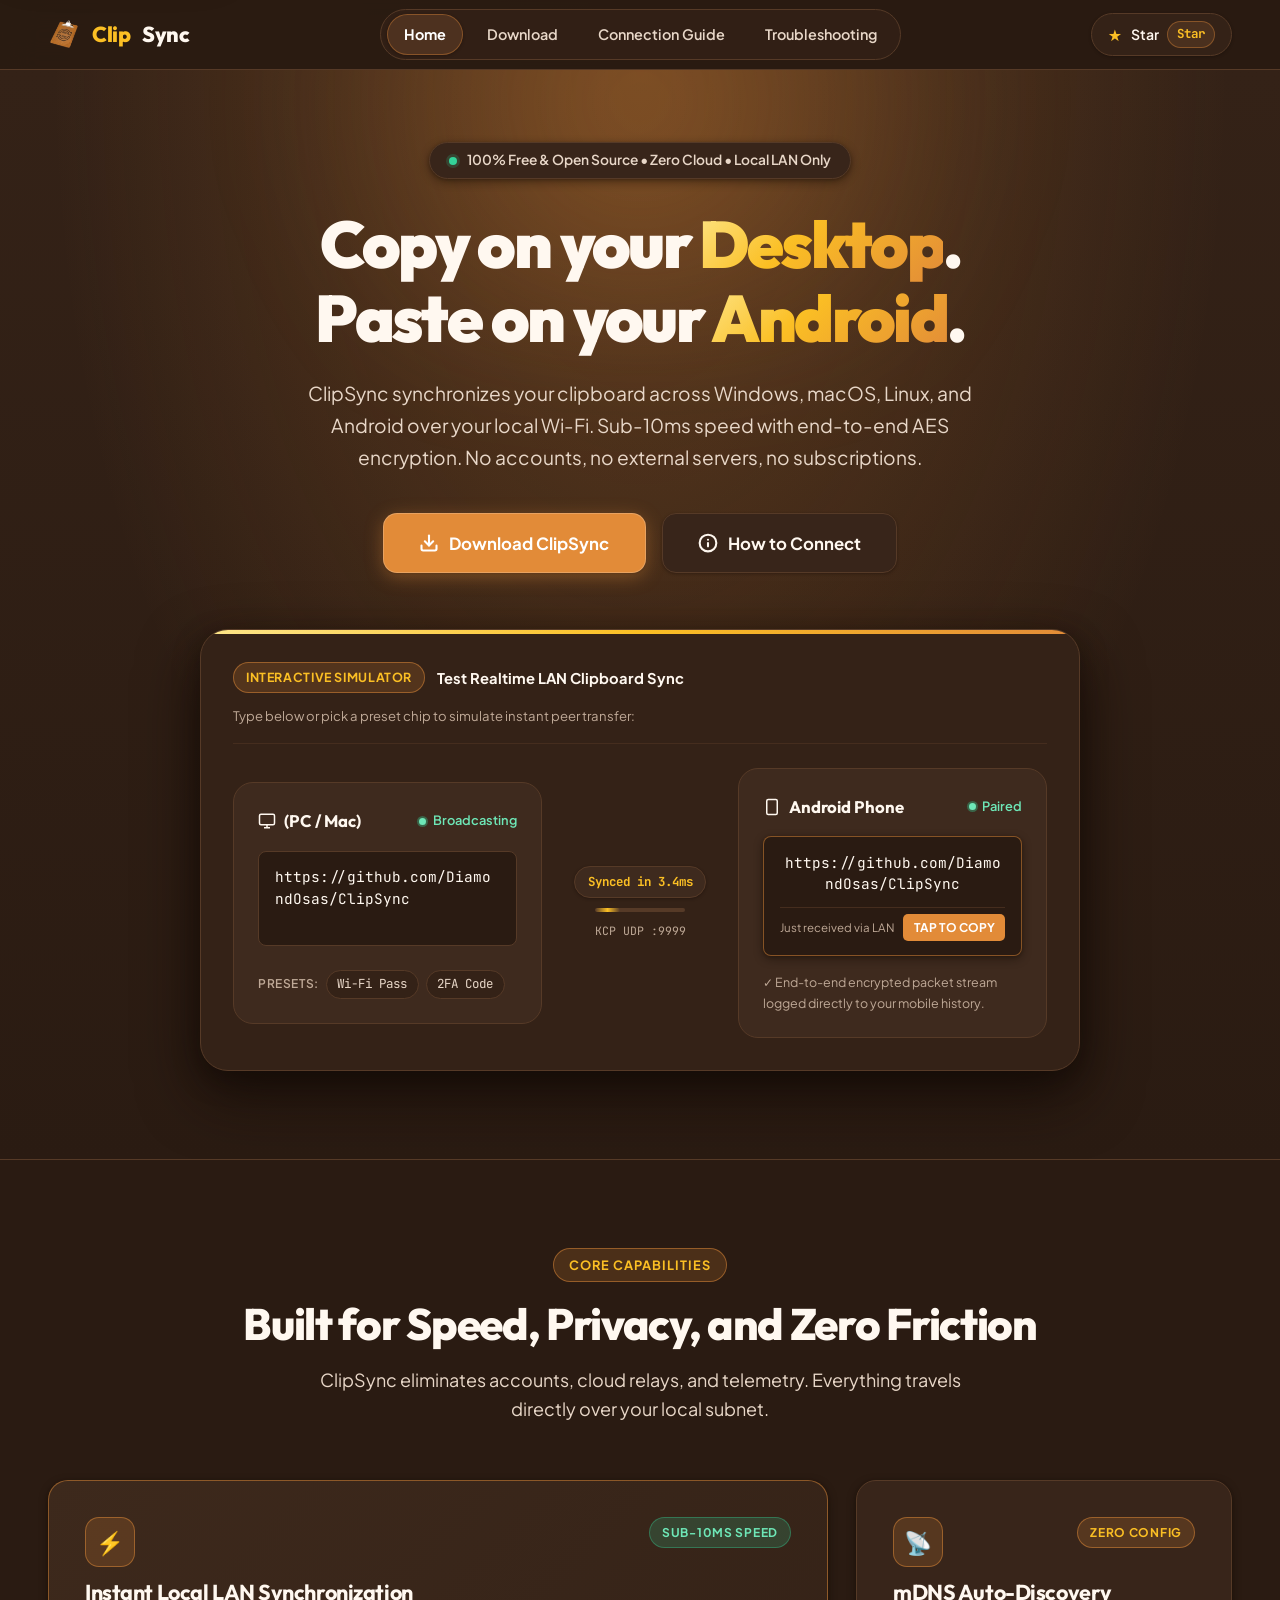
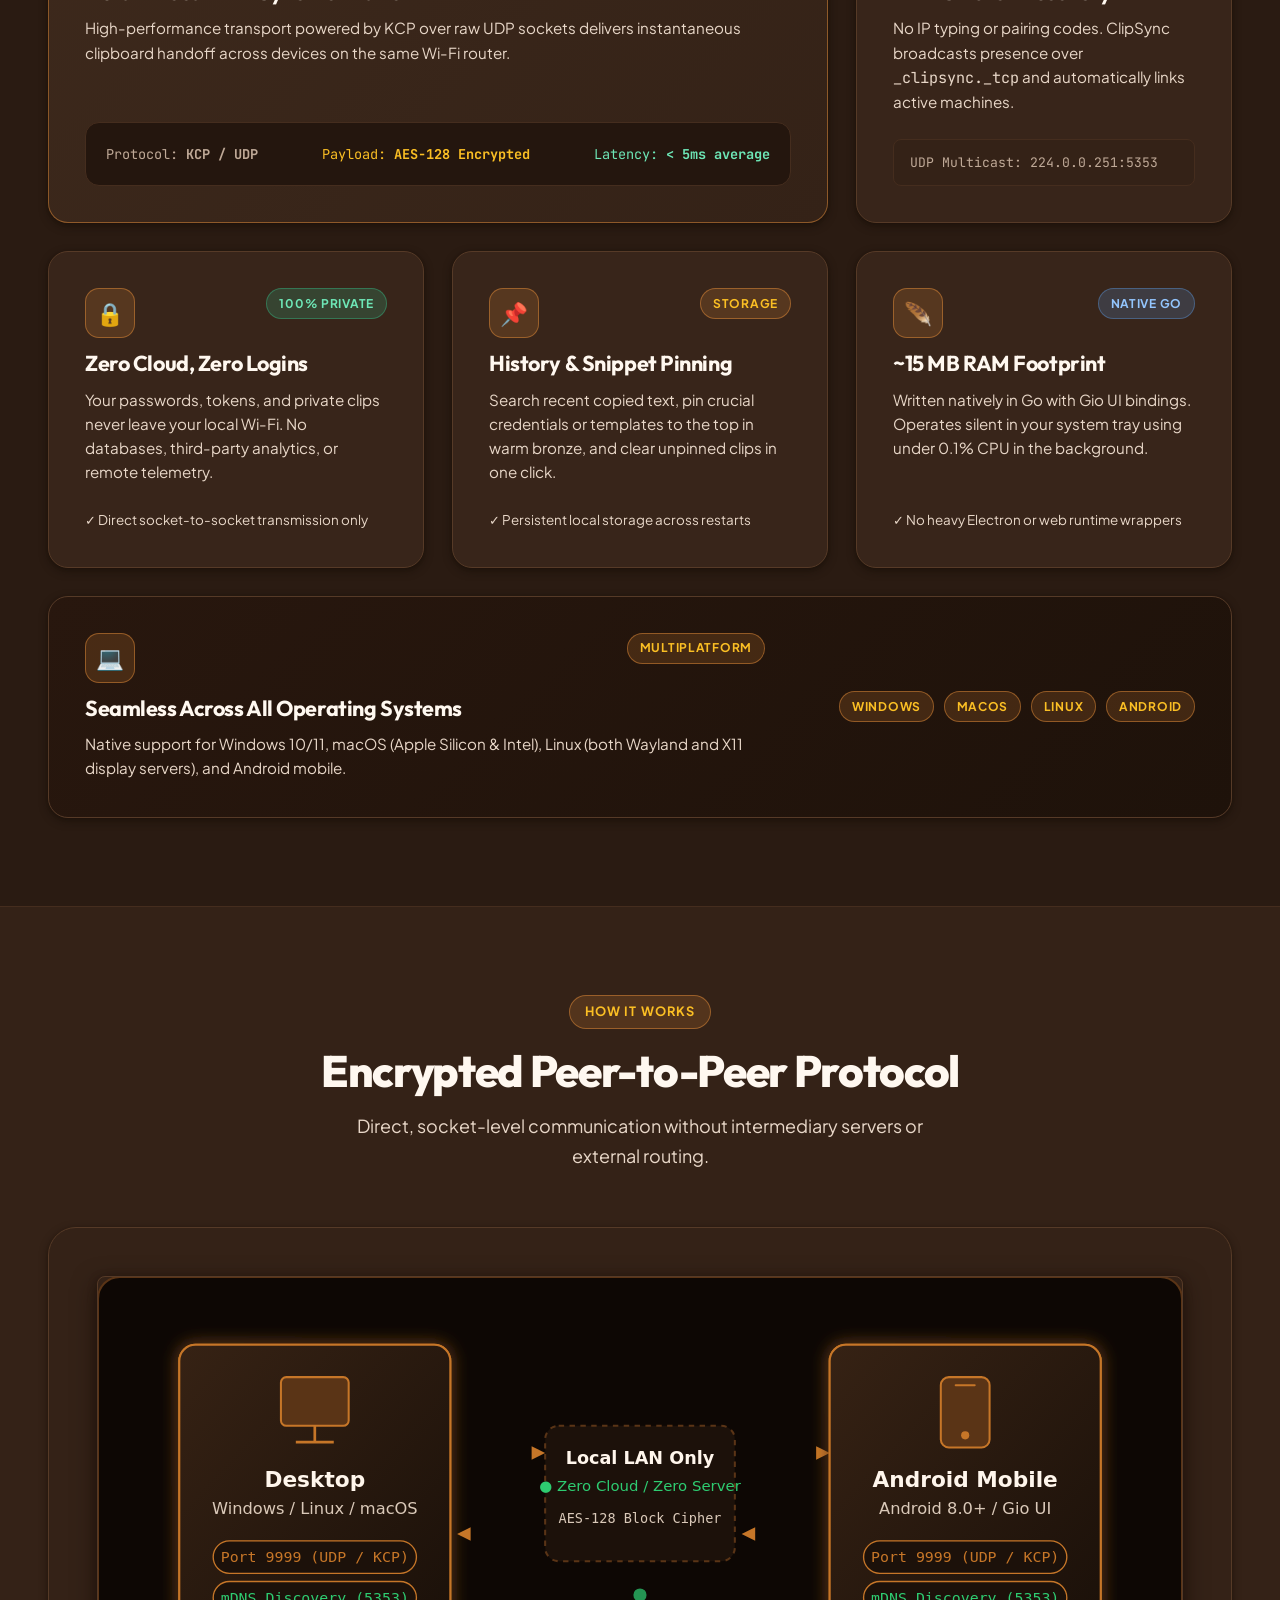
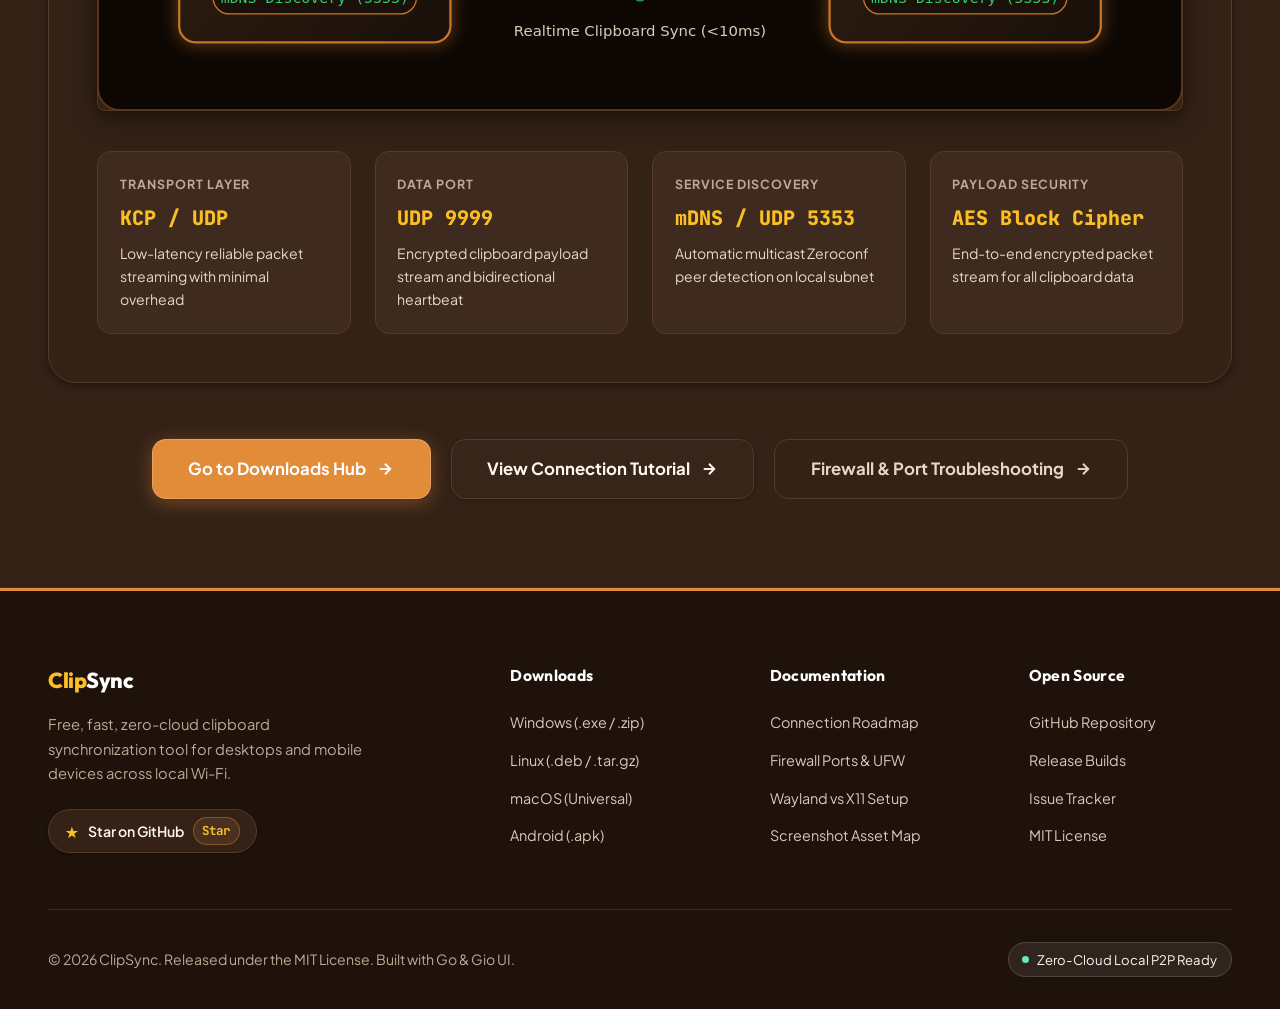
<file: docs/index.html>
<!DOCTYPE html>
<html lang="en">
<head>
  <meta charset="UTF-8">
  <meta name="viewport" content="width=device-width, initial-scale=1.0">
  <title>ClipSync — Fast, Private, Zero-Cloud Local Clipboard Sync</title>
  <meta name="description" content="Open-source clipboard synchronization for Windows, macOS, Linux, and Android. Sync instantly over local Wi-Fi with AES encryption. No accounts, no cloud, no latency.">
  <meta name="keywords" content="clipboard sync, clipsync, local clipboard sync, lan clipboard, p2p clipboard, cross platform clipboard, open source clipboard manager">

  <!-- OpenGraph / Social Sharing -->
  <meta property="og:type" content="website">
  <meta property="og:title" content="ClipSync — Zero-Cloud Local Clipboard Sync">
  <meta property="og:description" content="Copy on your Desktop. Paste on your Android. No accounts. No friction. Fast, private, open-source clipboard synchronization.">
  <meta property="og:image" content="assets/icon.png">
  <meta property="og:url" content="https://diamondosas.github.io/clipsync/">

  <!-- Favicon -->
  <link rel="icon" type="image/x-icon" href="assets/icon.ico">
  <link rel="icon" type="image/png" sizes="32x32" href="assets/icon.png">

  <!-- Google Fonts: Outfit (Headings), Plus Jakarta Sans (Body), JetBrains Mono (Code) -->
  <link rel="preconnect" href="https://fonts.googleapis.com">
  <link rel="preconnect" href="https://fonts.gstatic.com" crossorigin>
  <link href="https://fonts.googleapis.com/css2?family=JetBrains+Mono:wght@400;500;600;700&family=Outfit:wght@500;600;700;800;900&family=Plus+Jakarta+Sans:ital,wght@0,400;0,500;0,600;0,700;1,400&display=swap" rel="stylesheet">

  <!-- Modular Stylesheets -->
  <link rel="stylesheet" href="styles/variables.css">
  <link rel="stylesheet" href="styles/reset.css">
  <link rel="stylesheet" href="styles/layout.css">
  <link rel="stylesheet" href="styles/components.css">
  <link rel="stylesheet" href="styles/pages.css">
</head>
<body>

  <!-- Accessibility Skip Link -->
  <a href="#hero" class="skip-link">Skip to main content</a>

  <!-- Navigation Bar -->
  <header class="navbar">
    <div class="container">
      <a href="index.html" class="nav-brand" aria-label="ClipSync Homepage">
        <img src="assets/icon.png" alt="ClipSync Logo" width="32" height="32">
        <span>Clip</span>Sync
      </a>

      <nav class="nav-links" aria-label="Main Navigation">
        <a href="index.html" class="nav-link active">Home</a>
        <a href="download.html" class="nav-link">Download</a>
        <a href="guide.html" class="nav-link">Connection Guide</a>
        <a href="troubleshoot.html" class="nav-link">Troubleshooting</a>
      </nav>

      <div class="nav-actions">
        <a href="https://github.com/DiamondOsas/ClipSync" target="_blank" rel="noopener noreferrer" class="btn-github" title="Star ClipSync on GitHub">
          <span class="star-icon">★</span>
          <span class="btn-github-text">Star</span>
          <span class="star-count">...</span>
        </a>

        <button class="mobile-menu-btn" aria-label="Toggle navigation menu" aria-expanded="false">
          <span></span>
          <span></span>
          <span></span>
        </button>
      </div>
    </div>
  </header>

  <!-- Mobile Drawer Menu -->
  <div class="mobile-drawer" role="dialog" aria-label="Mobile Navigation Menu">
    <a href="index.html" class="nav-link active">Home</a>
    <a href="download.html" class="nav-link">Download</a>
    <a href="guide.html" class="nav-link">Connection Guide</a>
    <a href="troubleshoot.html" class="nav-link">Troubleshooting</a>
    <a href="https://github.com/DiamondOsas/ClipSync" target="_blank" rel="noopener noreferrer" class="btn btn-secondary">
      GitHub Repository (★ <span class="star-count">...</span>)
    </a>
  </div>

  <main id="main-content">
    <!-- Hero Section -->
    <section class="hero" id="hero">
      <div class="hero-glow-bg"></div>
      <div class="container">
        <div class="hero-content">
          <div class="hero-badge">
            <span class="hero-badge-dot"></span>
            <span>100% Free & Open Source • Zero Cloud • Local LAN Only</span>
          </div>

          <h1 class="hero-title">
            Copy on your <span class="gradient-text">Desktop</span>.<br>
            Paste on your <span class="gradient-text">Android</span>.
          </h1>

          <p class="hero-desc">
            ClipSync synchronizes your clipboard across Windows, macOS, Linux, and Android over your local Wi-Fi. Sub-10ms speed with end-to-end AES encryption. No accounts, no external servers, no subscriptions.
          </p>

          <!-- Primary CTAs -->
          <div style="display: flex; gap: 1rem; justify-content: center; flex-wrap: wrap;">
            <a href="download.html" class="btn btn-primary btn-lg">
              <svg width="20" height="20" viewBox="0 0 24 24" fill="none" stroke="currentColor" stroke-width="2.5" stroke-linecap="round" stroke-linejoin="round">
                <path d="M21 15v4a2 2 0 0 1-2 2H5a2 2 0 0 1-2-2v-4"></path>
                <polyline points="7 10 12 15 17 10"></polyline>
                <line x1="12" y1="15" x2="12" y2="3"></line>
              </svg>
              <span>Download ClipSync</span>
            </a>
            <a href="guide.html" class="btn btn-secondary btn-lg">
              <svg width="20" height="20" viewBox="0 0 24 24" fill="none" stroke="currentColor" stroke-width="2.5" stroke-linecap="round" stroke-linejoin="round">
                <circle cx="12" cy="12" r="10"></circle>
                <line x1="12" y1="16" x2="12" y2="12"></line>
                <line x1="12" y1="8" x2="12.01" y2="8"></line>
              </svg>
              <span>How to Connect</span>
            </a>
          </div>

          <!-- Interactive Live LAN Sync Playground -->
          <div class="playground-container" aria-label="Interactive Live LAN Sync Simulator">
            <div class="playground-topbar">
              <div class="playground-title-group">
                <span class="playground-badge">Interactive Simulator</span>
                <span style="font-size: 0.92rem; font-weight: 700; color: var(--color-text);">Test Realtime LAN Clipboard Sync</span>
              </div>
              <div style="font-size: 0.82rem; color: var(--color-text-dim);">
                Type below or pick a preset chip to simulate instant peer transfer:
              </div>
            </div>

            <div class="playground-grid">
              <!-- Left: Desktop Node Simulator -->
              <div class="device-card">
                <div class="device-card-header">
                  <div class="device-name">
                    <svg width="18" height="18" viewBox="0 0 24 24" fill="none" stroke="currentColor" stroke-width="2"><rect x="2" y="3" width="20" height="14" rx="2" ry="2"></rect><line x1="8" y1="21" x2="16" y2="21"></line><line x1="12" y1="17" x2="12" y2="21"></line></svg>
                    <span>(PC / Mac)</span>
                  </div>
                  <div class="device-status">
                    <span class="device-status-dot"></span>
                    <span>Broadcasting</span>
                  </div>
                </div>

                <div class="clipboard-input-box">
                  <textarea id="playground-input" class="clipboard-textarea" placeholder="Type or paste any text snippet here to test..." rows="3">https://github.com/DiamondOsas/ClipSync</textarea>
                </div>

                <div class="sample-chips">
                  <span class="sample-chip-label">Presets:</span>
                  <button class="sample-chip" data-sample="Wi-Fi Password: clipsync-secure-2026">Wi-Fi Pass</button>
                  <button class="sample-chip" data-sample="2FA Token: 492-180">2FA Code</button>
                </div>
              </div>

              <!-- Center: UDP Transmission Channel -->
              <div class="sync-bridge">
                <div class="sync-speed-badge" id="playground-speed">Synced in 3.4ms</div>
                <div class="sync-arrow-track">
                  <div class="sync-arrow-packet"></div>
                </div>
                <div class="sync-port-label">KCP UDP :9999</div>
              </div>

              <!-- Right: Android Mobile Node Simulator -->
              <div class="device-card">
                <div class="device-card-header">
                  <div class="device-name">
                    <svg width="18" height="18" viewBox="0 0 24 24" fill="none" stroke="currentColor" stroke-width="2"><rect x="5" y="2" width="14" height="20" rx="2" ry="2"></rect><line x1="12" y1="18" x2="12.01" y2="18"></line></svg>
                    <span>Android Phone</span>
                  </div>
                  <div class="device-status">
                    <span class="device-status-dot"></span>
                    <span>Paired</span>
                  </div>
                </div>

                <div class="mobile-preview-box">
                  <div class="mobile-clip-text" id="playground-mobile-text">https://github.com/DiamondOsas/ClipSync</div>
                  <div class="mobile-clip-footer">
                    <span class="mobile-clip-time">Just received via LAN</span>
                    <button class="mobile-copy-btn" id="playground-mobile-copy" title="Copy to clipboard">TAP TO COPY</button>
                  </div>
                </div>

                <div style="font-size: 0.78rem; color: var(--color-text-dim); text-align: left;">
                  ✓ End-to-end encrypted packet stream logged directly to your mobile history.
                </div>
              </div>
            </div>
          </div>

        </div>
      </div>
    </section>

    <!-- Bento Features Grid Section -->
    <section class="section" id="features">
      <div class="container">
        <div class="section-header">
          <div class="section-tag">Core Capabilities</div>
          <h2 class="section-title">Built for Speed, Privacy, and Zero Friction</h2>
          <p class="section-subtitle">ClipSync eliminates accounts, cloud relays, and telemetry. Everything travels directly over your local subnet.</p>
        </div>

        <div class="bento-grid">
          <!-- Bento 1: Hero 2-Column Card -->
          <div class="bento-card bento-col-2 bento-card-hero">
            <div>
              <div class="bento-header">
                <div class="card-icon">⚡</div>
                <span class="badge badge-green">Sub-10ms Speed</span>
              </div>
              <h3 class="card-title">Instant Local LAN Synchronization</h3>
              <p class="card-desc">
                High-performance transport powered by KCP over raw UDP sockets delivers instantaneous clipboard handoff across devices on the same Wi-Fi router.
              </p>
            </div>
            <div class="bento-visual">
              <div style="display: flex; justify-content: space-between; align-items: center; flex-wrap: wrap; gap: 0.5rem; font-family: var(--font-mono); font-size: 0.85rem;">
                <span style="color: var(--color-text-dim);">Protocol: <strong>KCP / UDP</strong></span>
                <span style="color: var(--color-accent-light);">Payload: <strong>AES-128 Encrypted</strong></span>
                <span style="color: var(--color-green-light);">Latency: <strong>&lt; 5ms average</strong></span>
              </div>
            </div>
          </div>

          <!-- Bento 2: Automatic Discovery -->
          <div class="bento-card">
            <div>
              <div class="bento-header">
                <div class="card-icon">📡</div>
                <span class="badge badge-amber">Zero Config</span>
              </div>
              <h3 class="card-title">mDNS Auto-Discovery</h3>
              <p class="card-desc">
                No IP typing or pairing codes. ClipSync broadcasts presence over <code>_clipsync._tcp</code> and automatically links active machines.
              </p>
            </div>
            <div style="font-family: var(--font-mono); font-size: 0.82rem; color: var(--color-text-dim); background: var(--color-bg-alt); padding: 0.75rem 1rem; border-radius: var(--radius-sm); border: 1px solid var(--color-border-subtle);">
              UDP Multicast: 224.0.0.251:5353
            </div>
          </div>

          <!-- Bento 3: Zero Cloud & Encrypted -->
          <div class="bento-card">
            <div>
              <div class="bento-header">
                <div class="card-icon">🔒</div>
                <span class="badge badge-green">100% Private</span>
              </div>
              <h3 class="card-title">Zero Cloud, Zero Logins</h3>
              <p class="card-desc">
                Your passwords, tokens, and private clips never leave your local Wi-Fi. No databases, third-party analytics, or remote telemetry.
              </p>
            </div>
            <div style="font-size: 0.84rem; color: var(--color-text-muted);">
              ✓ Direct socket-to-socket transmission only
            </div>
          </div>

          <!-- Bento 4: History & Pinning -->
          <div class="bento-card">
            <div>
              <div class="bento-header">
                <div class="card-icon">📌</div>
                <span class="badge badge-amber">Storage</span>
              </div>
              <h3 class="card-title">History & Snippet Pinning</h3>
              <p class="card-desc">
                Search recent copied text, pin crucial credentials or templates to the top in warm bronze, and clear unpinned clips in one click.
              </p>
            </div>
            <div style="font-size: 0.84rem; color: var(--color-text-muted);">
              ✓ Persistent local storage across restarts
            </div>
          </div>

          <!-- Bento 5: Ultra Low Footprint -->
          <div class="bento-card">
            <div>
              <div class="bento-header">
                <div class="card-icon">🪶</div>
                <span class="badge badge-blue">Native Go</span>
              </div>
              <h3 class="card-title">~15 MB RAM Footprint</h3>
              <p class="card-desc">
                Written natively in Go with Gio UI bindings. Operates silent in your system tray using under 0.1% CPU in the background.
              </p>
            </div>
            <div style="font-size: 0.84rem; color: var(--color-text-muted);">
              ✓ No heavy Electron or web runtime wrappers
            </div>
          </div>

          <!-- Bento 6: Universal Parity -->
          <div class="bento-card bento-col-3" style="background: linear-gradient(135deg, #28170E 0%, #1E120A 100%);">
            <div style="display: flex; justify-content: space-between; align-items: center; flex-wrap: wrap; gap: 1.5rem;">
              <div>
                <div class="bento-header">
                  <div class="card-icon">💻</div>
                  <span class="badge badge-amber">Multiplatform</span>
                </div>
                <h3 class="card-title">Seamless Across All Operating Systems</h3>
                <p class="card-desc" style="max-width: 680px;">
                  Native support for Windows 10/11, macOS (Apple Silicon & Intel), Linux (both Wayland and X11 display servers), and Android mobile.
                </p>
              </div>
              <div style="display: flex; gap: 0.6rem; flex-wrap: wrap;">
                <span class="badge badge-amber">Windows</span>
                <span class="badge badge-amber">macOS</span>
                <span class="badge badge-amber">Linux</span>
                <span class="badge badge-amber">Android</span>
              </div>
            </div>
          </div>
        </div>
      </div>
    </section>

    <!-- Architecture & Protocol Section -->
    <section class="section section-alt" id="architecture">
      <div class="container">
        <div class="section-header">
          <div class="section-tag">How It Works</div>
          <h2 class="section-title">Encrypted Peer-to-Peer Protocol</h2>
          <p class="section-subtitle">Direct, socket-level communication without intermediary servers or external routing.</p>
        </div>

        <div class="protocol-banner">
          <div style="text-align: center; margin-bottom: 2rem;">
            <img src="assets/images/p2p-architecture.svg" alt="ClipSync P2P Architecture" style="max-width: 100%; border-radius: var(--radius-sm); border: 1.5px solid var(--color-border); box-shadow: var(--shadow-md);" />
          </div>

          <div class="protocol-grid">
            <div class="protocol-spec-item">
              <span class="protocol-spec-label">Transport Layer</span>
              <span class="protocol-spec-value">KCP / UDP</span>
              <span class="protocol-spec-desc">Low-latency reliable packet streaming with minimal overhead</span>
            </div>
            <div class="protocol-spec-item">
              <span class="protocol-spec-label">Data Port</span>
              <span class="protocol-spec-value">UDP 9999</span>
              <span class="protocol-spec-desc">Encrypted clipboard payload stream and bidirectional heartbeat</span>
            </div>
            <div class="protocol-spec-item">
              <span class="protocol-spec-label">Service Discovery</span>
              <span class="protocol-spec-value">mDNS / UDP 5353</span>
              <span class="protocol-spec-desc">Automatic multicast Zeroconf peer detection on local subnet</span>
            </div>
            <div class="protocol-spec-item">
              <span class="protocol-spec-label">Payload Security</span>
              <span class="protocol-spec-value">AES Block Cipher</span>
              <span class="protocol-spec-desc">End-to-end encrypted packet stream for all clipboard data</span>
            </div>
          </div>
        </div>

        <!-- Links to Documentation Hubs -->
        <div style="display: flex; gap: 1.25rem; justify-content: center; margin-top: 3.5rem; flex-wrap: wrap;">
          <a href="download.html" class="btn btn-primary btn-lg">
            <span>Go to Downloads Hub</span>
            <svg width="18" height="18" viewBox="0 0 24 24" fill="none" stroke="currentColor" stroke-width="2.5"><line x1="5" y1="12" x2="19" y2="12"></line><polyline points="12 5 19 12 12 19"></polyline></svg>
          </a>
          <a href="guide.html" class="btn btn-secondary btn-lg">
            <span>View Connection Tutorial</span>
            <svg width="18" height="18" viewBox="0 0 24 24" fill="none" stroke="currentColor" stroke-width="2.5"><line x1="5" y1="12" x2="19" y2="12"></line><polyline points="12 5 19 12 12 19"></polyline></svg>
          </a>
          <a href="troubleshoot.html" class="btn btn-ghost btn-lg">
            <span>Firewall & Port Troubleshooting</span>
            <svg width="18" height="18" viewBox="0 0 24 24" fill="none" stroke="currentColor" stroke-width="2.5"><line x1="5" y1="12" x2="19" y2="12"></line><polyline points="12 5 19 12 12 19"></polyline></svg>
          </a>
        </div>
      </div>
    </section>
  </main>

  <!-- Footer -->
  <footer class="footer">
    <div class="container">
      <div class="footer-grid">
        <div class="footer-brand">
          <h4><span>Clip</span>Sync</h4>
          <p>Free, fast, zero-cloud clipboard synchronization tool for desktops and mobile devices across local Wi-Fi.</p>
          <div style="margin-top: 1.5rem;">
            <a href="https://github.com/DiamondOsas/ClipSync" target="_blank" rel="noopener noreferrer" class="btn-github">
              <span class="star-icon">★</span>
              <span>Star on GitHub</span>
              <span class="star-count">...</span>
            </a>
          </div>
        </div>

        <div class="footer-col">
          <h5>Downloads</h5>
          <ul>
            <li><a href="download.html">Windows (.exe / .zip)</a></li>
            <li><a href="download.html">Linux (.deb / .tar.gz)</a></li>
            <li><a href="download.html">macOS (Universal)</a></li>
            <li><a href="download.html">Android (.apk)</a></li>
          </ul>
        </div>

        <div class="footer-col">
          <h5>Documentation</h5>
          <ul>
            <li><a href="guide.html">Connection Roadmap</a></li>
            <li><a href="troubleshoot.html">Firewall Ports & UFW</a></li>
            <li><a href="troubleshoot.html">Wayland vs X11 Setup</a></li>
            <li><a href="guide.html#assets">Screenshot Asset Map</a></li>
          </ul>
        </div>

        <div class="footer-col">
          <h5>Open Source</h5>
          <ul>
            <li><a href="https://github.com/DiamondOsas/ClipSync" target="_blank" rel="noopener noreferrer">GitHub Repository</a></li>
            <li><a href="https://github.com/DiamondOsas/ClipSync/releases" target="_blank" rel="noopener noreferrer">Release Builds</a></li>
            <li><a href="https://github.com/DiamondOsas/ClipSync/issues" target="_blank" rel="noopener noreferrer">Issue Tracker</a></li>
            <li><a href="https://github.com/DiamondOsas/ClipSync/blob/main/LICENCE" target="_blank" rel="noopener noreferrer">MIT License</a></li>
          </ul>
        </div>
      </div>

      <div class="footer-bottom">
        <div>© 2026 ClipSync. Released under the MIT License. Built with Go &amp; Gio UI.</div>
        <div class="footer-status-pill">
          <span class="footer-status-dot"></span>
          <span>Zero-Cloud Local P2P Ready</span>
        </div>
      </div>
    </div>
  </footer>

  <!-- Modular Scripts -->
  <script src="scripts/os-detect.js"></script>
  <script src="scripts/github-api.js"></script>
  <script src="scripts/clipboard.js"></script>
  <script src="scripts/ui-tabs.js"></script>
  <script src="scripts/main.js"></script>
</body>
</html>
</file>
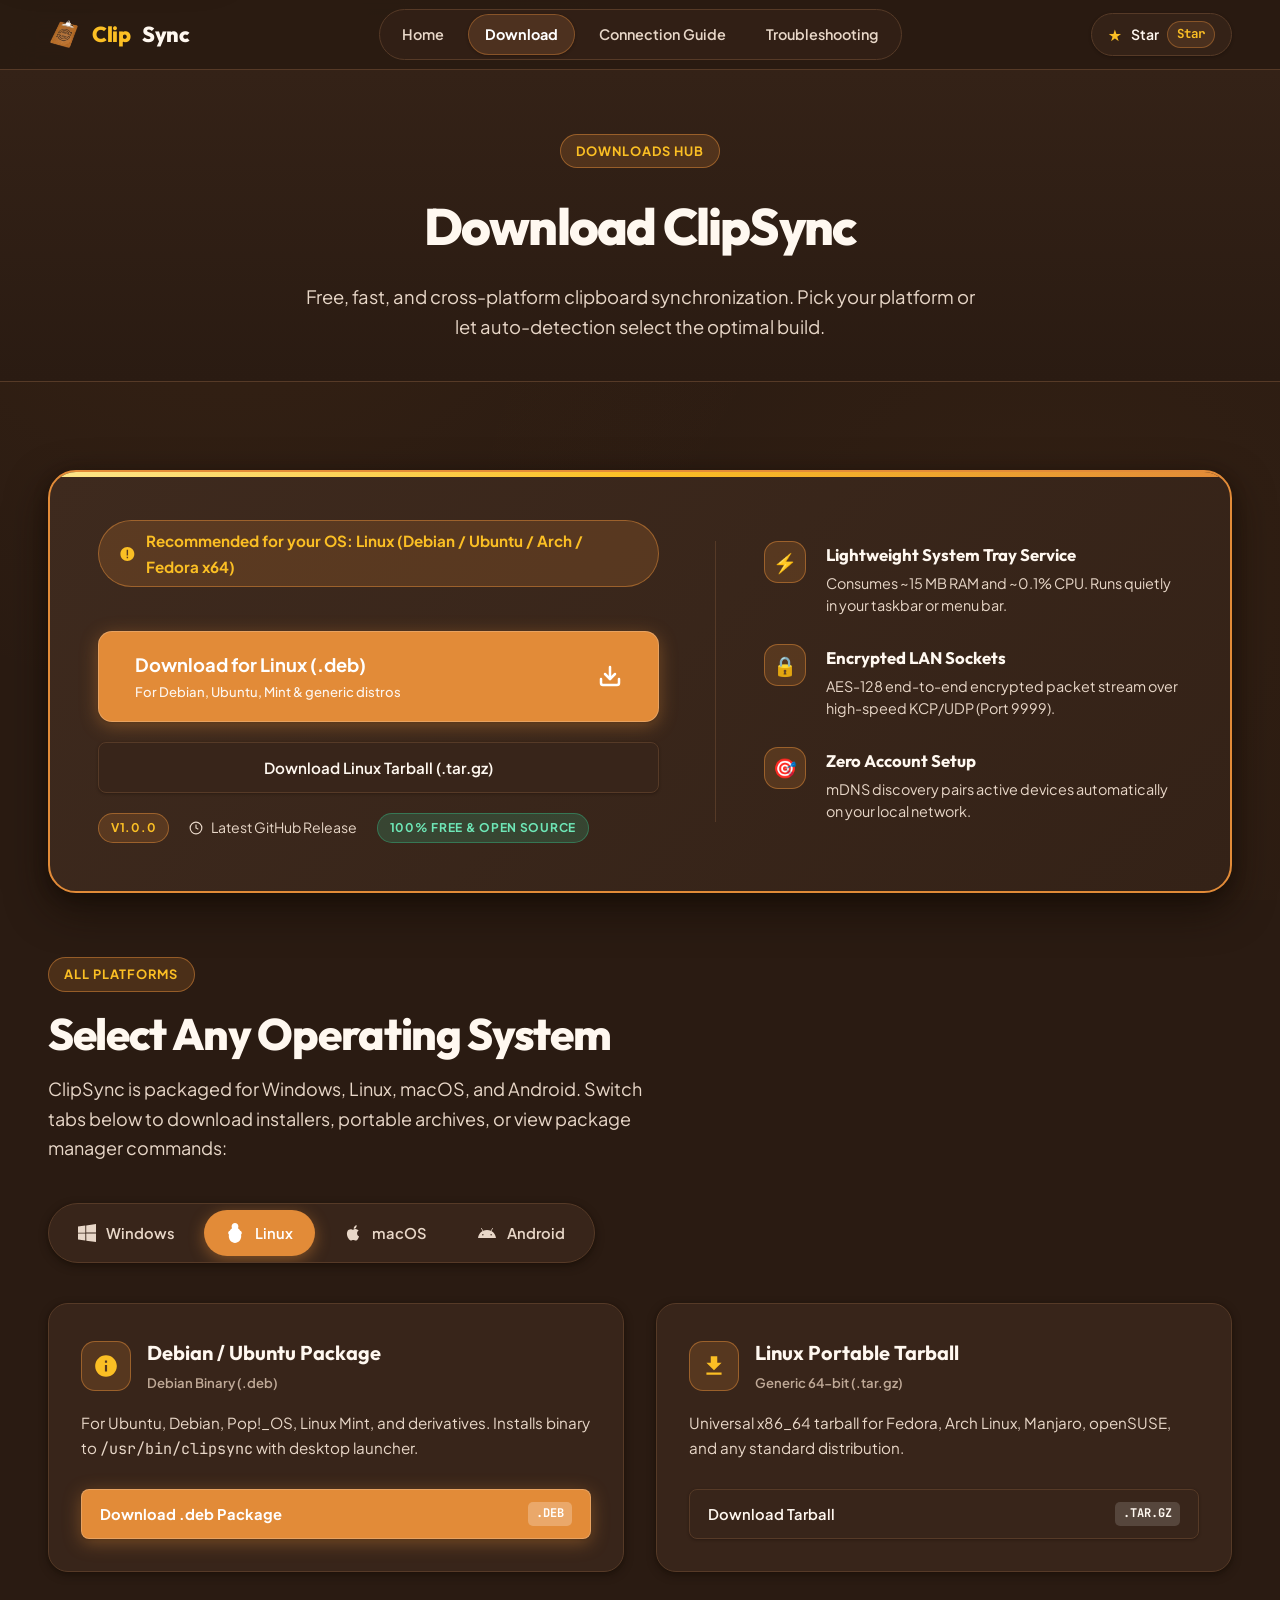
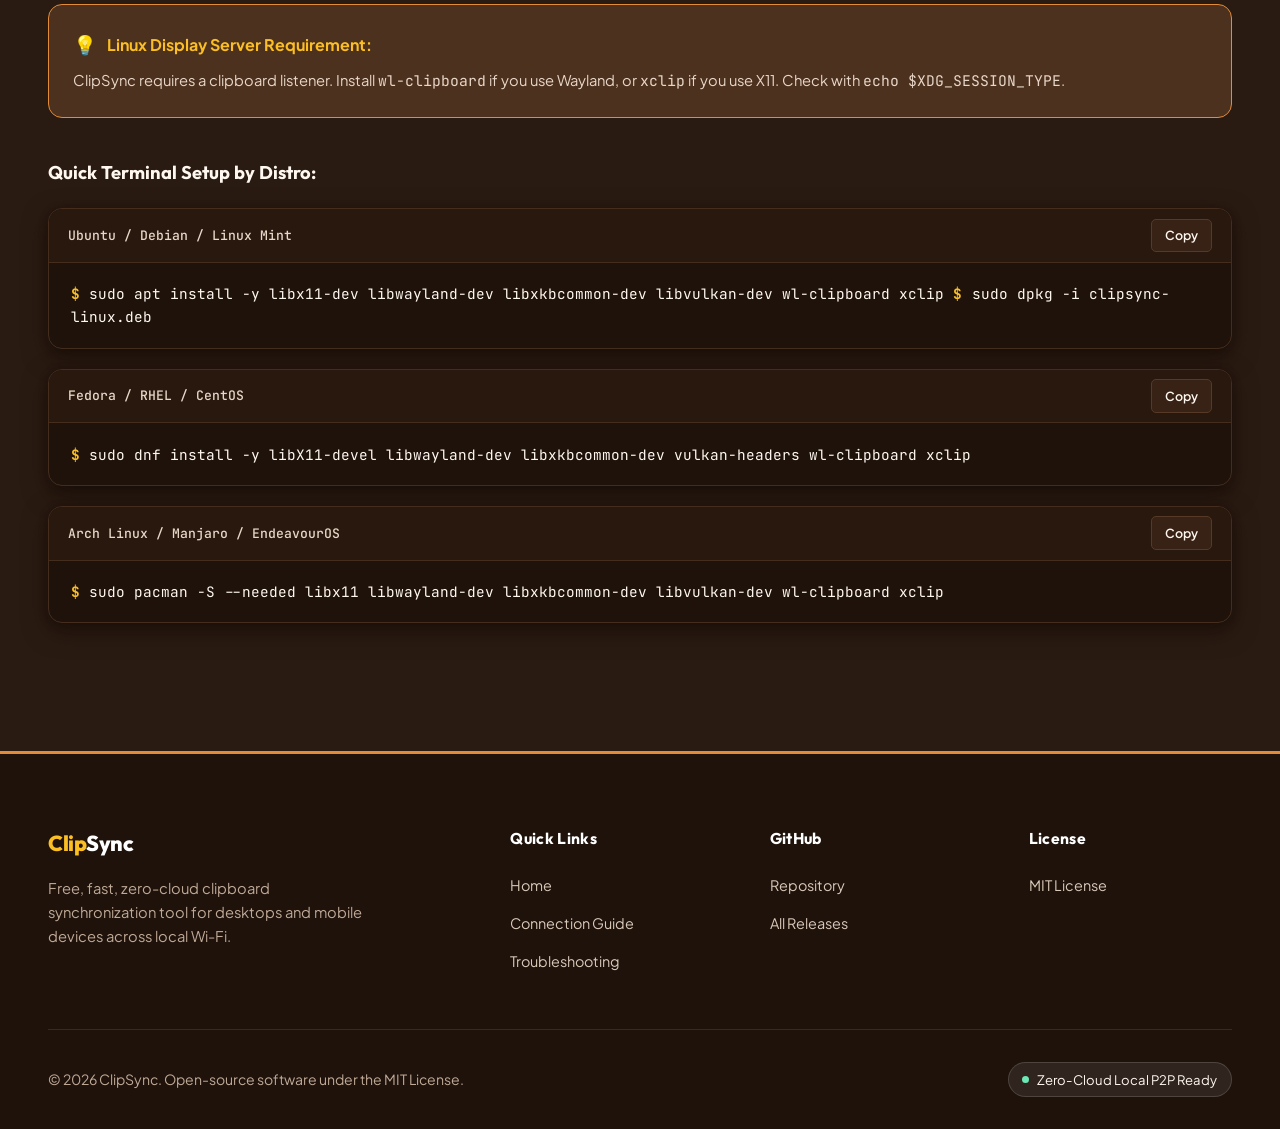
<file: docs/download.html>
<!DOCTYPE html>
<html lang="en">
<head>
  <meta charset="UTF-8">
  <meta name="viewport" content="width=device-width, initial-scale=1.0">
  <title>Download ClipSync — Windows, macOS, Linux & Android</title>
  <meta name="description" content="Download ClipSync for Windows (.exe / .zip), Linux (.deb / .tar.gz), macOS (.dmg), and Android (.apk). Automatic OS detection and direct download links.">
  <meta name="keywords" content="download clipsync, clipsync exe, clipsync deb, clipsync apk, clipsync macos, cross platform clipboard download">

  <!-- Favicon -->
  <link rel="icon" type="image/x-icon" href="assets/icon.ico">
  <link rel="icon" type="image/png" sizes="32x32" href="assets/icon.png">

  <!-- Google Fonts -->
  <link rel="preconnect" href="https://fonts.googleapis.com">
  <link rel="preconnect" href="https://fonts.gstatic.com" crossorigin>
  <link href="https://fonts.googleapis.com/css2?family=JetBrains+Mono:wght@400;500;600;700&family=Outfit:wght@500;600;700;800;900&family=Plus+Jakarta+Sans:ital,wght@0,400;0,500;0,600;0,700;1,400&display=swap" rel="stylesheet">

  <!-- Modular Stylesheets -->
  <link rel="stylesheet" href="styles/variables.css">
  <link rel="stylesheet" href="styles/reset.css">
  <link rel="stylesheet" href="styles/layout.css">
  <link rel="stylesheet" href="styles/components.css">
  <link rel="stylesheet" href="styles/pages.css">
</head>
<body>

  <!-- Accessibility Skip Link -->
  <a href="#download-main" class="skip-link">Skip to main content</a>

  <!-- Navigation Bar -->
  <header class="navbar">
    <div class="container">
      <a href="index.html" class="nav-brand" aria-label="ClipSync Homepage">
        <img src="assets/icon.png" alt="ClipSync Logo" width="32" height="32">
        <span>Clip</span>Sync
      </a>

      <nav class="nav-links" aria-label="Main Navigation">
        <a href="index.html" class="nav-link">Home</a>
        <a href="download.html" class="nav-link active">Download</a>
        <a href="guide.html" class="nav-link">Connection Guide</a>
        <a href="troubleshoot.html" class="nav-link">Troubleshooting</a>
      </nav>

      <div class="nav-actions">
        <a href="https://github.com/DiamondOsas/ClipSync" target="_blank" rel="noopener noreferrer" class="btn-github" title="Star ClipSync on GitHub">
          <span class="star-icon">★</span>
          <span class="btn-github-text">Star</span>
          <span class="star-count">...</span>
        </a>

        <button class="mobile-menu-btn" aria-label="Toggle navigation menu" aria-expanded="false">
          <span></span>
          <span></span>
          <span></span>
        </button>
      </div>
    </div>
  </header>

  <!-- Mobile Drawer Menu -->
  <div class="mobile-drawer" role="dialog" aria-label="Mobile Navigation Menu">
    <a href="index.html" class="nav-link">Home</a>
    <a href="download.html" class="nav-link active">Download</a>
    <a href="guide.html" class="nav-link">Connection Guide</a>
    <a href="troubleshoot.html" class="nav-link">Troubleshooting</a>
    <a href="https://github.com/DiamondOsas/ClipSync" target="_blank" rel="noopener noreferrer" class="btn btn-secondary">
      GitHub Repository (★ <span class="star-count">...</span>)
    </a>
  </div>

  <!-- Page Header -->
  <header class="page-header">
    <div class="container">
      <div class="section-tag">Downloads Hub</div>
      <h1>Download ClipSync</h1>
      <p>Free, fast, and cross-platform clipboard synchronization. Pick your platform or let auto-detection select the optimal build.</p>
    </div>
  </header>

  <!-- Download Main Section -->
  <main class="section" id="download-main">
    <div class="container">

      <!-- 1. Detected OS Hero Box (Highlighted by default) -->
      <section class="download-hero-card" aria-label="Recommended Download for Your OS">
        <div class="download-hero-grid">
          <div class="download-actions">
            <div class="detected-os-badge" id="detected-os-badge">
              <svg viewBox="0 0 24 24" width="18" height="18">
                <path d="M12 2C6.48 2 2 6.48 2 12s4.48 10 10 10 10-4.48 10-10S17.52 2 12 2zm-1 14h2v2h-2zm0-10h2v8h-2z"/>
              </svg>
              <span>Recommended for your OS: <strong id="detected-os-text">Detecting platform...</strong></span>
            </div>

            <!-- Main Direct Download Button -->
            <a href="https://github.com/DiamondOsas/ClipSync/releases/latest" id="hero-download-btn" class="btn btn-primary btn-lg download-main-btn" data-target-file="ClipSync-Setup.exe">
              <div class="btn-text-group">
                <span id="hero-btn-title" style="font-size: 1.15rem;">Download ClipSync</span>
                <span id="hero-btn-sub" class="btn-subtext">Automatic Installer</span>
              </div>
              <svg width="24" height="24" viewBox="0 0 24 24" fill="none" stroke="currentColor" stroke-width="2.5" stroke-linecap="round" stroke-linejoin="round">
                <path d="M21 15v4a2 2 0 0 1-2 2H5a2 2 0 0 1-2-2v-4"></path>
                <polyline points="7 10 12 15 17 10"></polyline>
                <line x1="12" y1="15" x2="12" y2="3"></line>
              </svg>
            </a>

            <!-- Secondary CTA (Portable Zip / Tarball) -->
            <a href="https://github.com/DiamondOsas/ClipSync/releases/latest" id="hero-secondary-btn" class="btn btn-secondary" style="display: none;" data-target-file="clipsync-windows.zip">
              Download Portable (.zip)
            </a>

            <!-- Release metadata -->
            <div class="download-meta">
              <div class="download-meta-item">
                <span class="badge badge-amber release-version-tag">v1.0.0</span>
              </div>
              <div class="download-meta-item">
                <svg width="14" height="14" viewBox="0 0 24 24" fill="none" stroke="currentColor" stroke-width="2"><circle cx="12" cy="12" r="10"></circle><polyline points="12 6 12 12 16 14"></polyline></svg>
                <span class="release-date-tag">Latest GitHub Release</span>
              </div>
              <div class="download-meta-item">
                <span class="badge badge-green">100% Free &amp; Open Source</span>
              </div>
            </div>
          </div>

          <!-- Feature Bullets -->
          <div class="download-hero-info">
            <div class="info-item">
              <div class="info-icon">⚡</div>
              <div>
                <div class="info-title">Lightweight System Tray Service</div>
                <div class="info-desc">Consumes ~15 MB RAM and ~0.1% CPU. Runs quietly in your taskbar or menu bar.</div>
              </div>
            </div>
            <div class="info-item">
              <div class="info-icon">🔒</div>
              <div>
                <div class="info-title">Encrypted LAN Sockets</div>
                <div class="info-desc">AES-128 end-to-end encrypted packet stream over high-speed KCP/UDP (Port 9999).</div>
              </div>
            </div>
            <div class="info-item">
              <div class="info-icon">🎯</div>
              <div>
                <div class="info-title">Zero Account Setup</div>
                <div class="info-desc">mDNS discovery pairs active devices automatically on your local network.</div>
              </div>
            </div>
          </div>
        </div>
      </section>

      <!-- 2. All Other Operating Systems Matrix -->
      <div class="section-header section-header-left" style="margin-top: 4rem; margin-bottom: 2rem;">
        <div class="section-tag">All Platforms</div>
        <h2 class="section-title">Select Any Operating System</h2>
        <p class="section-subtitle">
          ClipSync is packaged for Windows, Linux, macOS, and Android. Switch tabs below to download installers, portable archives, or view package manager commands:
        </p>
      </div>

      <div class="tabs-group" id="os-tabs">
        <div class="tabs-nav" role="tablist" aria-label="Operating System Download Tabs">
          <button class="tab-btn active" data-tab="windows" role="tab" aria-selected="true">
            <svg width="18" height="18" viewBox="0 0 24 24" fill="currentColor"><path d="M0 3.449L9.75 2.1v9.451H0m10.949-9.602L24 0v11.4H10.949M0 12.6h9.75v9.451L0 20.699M10.949 12.6H24V24l-12.9-1.801"/></svg>
            <span>Windows</span>
          </button>
          <button class="tab-btn" data-tab="linux" role="tab" aria-selected="false">
            <svg width="18" height="18" viewBox="0 0 24 24" fill="currentColor"><path d="M12.004 0c-2.316 0-4.086 1.765-4.086 4.081 0 .762.203 1.487.564 2.115C7.309 6.77 6.334 7.94 5.767 9.387c-1.157.34-1.996 1.408-1.996 2.68 0 .848.375 1.603.968 2.115-.173.578-.27 1.189-.27 1.818 0 4.418 3.358 8 7.535 8s7.535-3.582 7.535-8c0-.629-.097-1.24-.27-1.818.593-.512.968-1.267.968-2.115 0-1.272-.839-2.34-1.996-2.68-.567-1.447-1.542-2.617-2.715-3.191.361-.628.564-1.353.564-2.115C16.09 1.765 14.32 0 12.004 0z"/></svg>
            <span>Linux</span>
          </button>
          <button class="tab-btn" data-tab="macos" role="tab" aria-selected="false">
            <svg width="18" height="18" viewBox="0 0 24 24" fill="currentColor"><path d="M18.71 19.5c-.83 1.24-1.71 2.45-3.05 2.47-1.34.03-1.77-.79-3.29-.79-1.53 0-2 .77-3.27.82-1.31.05-2.3-1.32-3.14-2.53C4.25 17 2.94 12.45 4.7 9.39c.87-1.52 2.43-2.48 4.12-2.51 1.28-.02 2.5.87 3.29.87.78 0 2.26-1.07 3.81-.91.65.03 2.47.26 3.64 1.98-.09.06-2.17 1.28-2.15 3.81.03 3.02 2.65 4.03 2.68 4.04-.03.07-.42 1.44-1.38 2.83M15.97 4.88c.67-.82 1.13-1.96.99-3.13-1 .04-2.22.67-2.93 1.49-.62.72-1.17 1.88-1.02 3 .12.02.24.03.36.03.95 0 2.1-.64 2.6-1.39z"/></svg>
            <span>macOS</span>
          </button>
          <button class="tab-btn" data-tab="android" role="tab" aria-selected="false">
            <svg width="18" height="18" viewBox="0 0 24 24" fill="currentColor"><path d="M17.523 15.3414c-.5511 0-.9993-.4486-.9993-.9997s.4482-.9993.9993-.9993c.551 0 .9993.4482.9993.9993.0001.5511-.4483.9997-.9993.9997m-11.046 0c-.5511 0-.9993-.4486-.9993-.9997s.4482-.9993.9993-.9993c.5511 0 .9993.4482.9993.9993 0 .5511-.4482.9997-.9993.9997m11.4045-6.02l1.9973-3.4592a.416.416 0 00-.1521-.5676.416.416 0 00-.5676.1521l-2.0223 3.503C15.5902 8.4114 13.8533 8.1 12 8.1s-3.5902.3114-5.1367.8497L4.841 5.4467a.4161.4161 0 00-.5677-.1521.4157.4157 0 00-.1521.5676l1.9973 3.4592C2.6889 11.1867.3432 14.6589 0 18.77h24c-.3432-4.1111-2.6889-7.5833-6.1185-9.4486"/></svg>
            <span>Android</span>
          </button>
        </div>

        <!-- Windows Tab Pane -->
        <div class="tab-pane active" data-pane="windows" role="tabpanel">
          <div class="os-matrix-grid">
            <div class="os-card">
              <div>
                <div class="os-card-header">
                  <div class="os-card-icon">
                    <svg viewBox="0 0 24 24"><path d="M0 3.449L9.75 2.1v9.451H0m10.949-9.602L24 0v11.4H10.949M0 12.6h9.75v9.451L0 20.699M10.949 12.6H24V24l-12.9-1.801"/></svg>
                  </div>
                  <div>
                    <h3 class="os-card-title">Windows Installer</h3>
                    <span class="os-card-version">Setup Wizard (.exe)</span>
                  </div>
                </div>
                <p class="card-desc" style="margin-top: 1rem;">
                  Full Inno Setup installer. Configures Start menu shortcuts, desktop icons, and background tray launch on Windows startup.
                </p>
              </div>
              <div class="os-card-downloads">
                <a href="https://github.com/DiamondOsas/ClipSync/releases/latest/download/ClipSync-Setup.exe" class="btn btn-primary" data-target-file="ClipSync-Setup.exe">
                  <span>Download Installer</span>
                  <span class="file-type-badge">.EXE</span>
                </a>
              </div>
            </div>

            <div class="os-card">
              <div>
                <div class="os-card-header">
                  <div class="os-card-icon">
                    <svg viewBox="0 0 24 24"><path d="M20 6h-8l-2-2H4c-1.1 0-1.99.9-1.99 2L2 18c0 1.1.9 2 2 2h16c1.1 0 2-.9 2-2V8c0-1.1-.9-2-2-2zm-6 10H6v-2h8v2zm4-4H6v-2h12v2z"/></svg>
                  </div>
                  <div>
                    <h3 class="os-card-title">Windows Portable</h3>
                    <span class="os-card-version">Standalone Archive (.zip)</span>
                  </div>
                </div>
                <p class="card-desc" style="margin-top: 1rem;">
                  Zero installation required. Extract anywhere and launch <code>clipsync.exe</code> directly. Ideal for portable USB storage.
                </p>
              </div>
              <div class="os-card-downloads">
                <a href="https://github.com/DiamondOsas/ClipSync/releases/latest/download/clipsync-windows.zip" class="btn btn-secondary" data-target-file="clipsync-windows.zip">
                  <span>Download Portable Zip</span>
                  <span class="file-type-badge">.ZIP</span>
                </a>
              </div>
            </div>
          </div>
        </div>

        <!-- Linux Tab Pane -->
        <div class="tab-pane" data-pane="linux" role="tabpanel">
          <div class="os-matrix-grid">
            <div class="os-card">
              <div>
                <div class="os-card-header">
                  <div class="os-card-icon">
                    <svg viewBox="0 0 24 24"><path d="M12 2C6.48 2 2 6.48 2 12s4.48 10 10 10 10-4.48 10-10S17.52 2 12 2zm1 15h-2v-6h2v6zm0-8h-2V7h2v2z"/></svg>
                  </div>
                  <div>
                    <h3 class="os-card-title">Debian / Ubuntu Package</h3>
                    <span class="os-card-version">Debian Binary (.deb)</span>
                  </div>
                </div>
                <p class="card-desc" style="margin-top: 1rem;">
                  For Ubuntu, Debian, Pop!_OS, Linux Mint, and derivatives. Installs binary to <code>/usr/bin/clipsync</code> with desktop launcher.
                </p>
              </div>
              <div class="os-card-downloads">
                <a href="https://github.com/DiamondOsas/ClipSync/releases/latest/download/clipsync-linux.deb" class="btn btn-primary" data-target-file="clipsync-linux.deb">
                  <span>Download .deb Package</span>
                  <span class="file-type-badge">.DEB</span>
                </a>
              </div>
            </div>

            <div class="os-card">
              <div>
                <div class="os-card-header">
                  <div class="os-card-icon">
                    <svg viewBox="0 0 24 24"><path d="M19 9h-4V3H9v6H5l7 7 7-7zM5 18v2h14v-2H5z"/></svg>
                  </div>
                  <div>
                    <h3 class="os-card-title">Linux Portable Tarball</h3>
                    <span class="os-card-version">Generic 64-bit (.tar.gz)</span>
                  </div>
                </div>
                <p class="card-desc" style="margin-top: 1rem;">
                  Universal x86_64 tarball for Fedora, Arch Linux, Manjaro, openSUSE, and any standard distribution.
                </p>
              </div>
              <div class="os-card-downloads">
                <a href="https://github.com/DiamondOsas/ClipSync/releases/latest/download/clipsync-linux.tar.gz" class="btn btn-secondary" data-target-file="clipsync-linux.tar.gz">
                  <span>Download Tarball</span>
                  <span class="file-type-badge">.TAR.GZ</span>
                </a>
              </div>
            </div>
          </div>

          <!-- Linux Display Server Notice -->
          <div style="background: var(--color-surface-pinned); border: 1.5px solid var(--color-surface-pinned-border); border-radius: var(--radius-md); padding: 1.5rem; margin-top: 2rem;">
            <div style="display: flex; align-items: center; gap: 0.6rem; margin-bottom: 0.5rem;">
              <span style="font-size: 1.2rem;">💡</span>
              <strong style="color: var(--color-accent-light); font-size: 1rem;">Linux Display Server Requirement:</strong>
            </div>
            <p style="color: var(--color-text-muted); font-size: 0.92rem; line-height: 1.6;">
              ClipSync requires a clipboard listener. Install <code>wl-clipboard</code> if you use Wayland, or <code>xclip</code> if you use X11. Check with <code>echo $XDG_SESSION_TYPE</code>.
            </p>
          </div>

          <!-- Quick Terminal Install Guides -->
          <div style="margin-top: 2.5rem;">
            <h3 style="color: var(--color-text); margin-bottom: 1rem; font-size: 1.15rem; font-family: var(--font-display);">Quick Terminal Setup by Distro:</h3>
            
            <div class="code-block">
              <div class="code-header">
                <span>Ubuntu / Debian / Linux Mint</span>
                <button class="btn-copy" data-copy-target="cmd-linux-deb-install">
                  <span>Copy</span>
                </button>
              </div>
              <div class="code-content">
                <code id="cmd-linux-deb-install"><span class="command-prompt">$</span>sudo apt install -y libx11-dev libwayland-dev libxkbcommon-dev libvulkan-dev wl-clipboard xclip
<span class="command-prompt">$</span>sudo dpkg -i clipsync-linux.deb</code>
              </div>
            </div>

            <div class="code-block">
              <div class="code-header">
                <span>Fedora / RHEL / CentOS</span>
                <button class="btn-copy" data-copy-target="cmd-fedora-install">
                  <span>Copy</span>
                </button>
              </div>
              <div class="code-content">
                <code id="cmd-fedora-install"><span class="command-prompt">$</span>sudo dnf install -y libX11-devel libwayland-dev libxkbcommon-dev vulkan-headers wl-clipboard xclip</code>
              </div>
            </div>

            <div class="code-block">
              <div class="code-header">
                <span>Arch Linux / Manjaro / EndeavourOS</span>
                <button class="btn-copy" data-copy-target="cmd-arch-install">
                  <span>Copy</span>
                </button>
              </div>
              <div class="code-content">
                <code id="cmd-arch-install"><span class="command-prompt">$</span>sudo pacman -S --needed libx11 libwayland-dev libxkbcommon-dev libvulkan-dev wl-clipboard xclip</code>
              </div>
            </div>
          </div>
        </div>

        <!-- macOS Tab Pane -->
        <div class="tab-pane" data-pane="macos" role="tabpanel">
          <div class="os-matrix-grid">
            <div class="os-card">
              <div>
                <div class="os-card-header">
                  <div class="os-card-icon">
                    <svg viewBox="0 0 24 24"><path d="M18.71 19.5c-.83 1.24-1.71 2.45-3.05 2.47-1.34.03-1.77-.79-3.29-.79-1.53 0-2 .77-3.27.82-1.31.05-2.3-1.32-3.14-2.53C4.25 17 2.94 12.45 4.7 9.39c.87-1.52 2.43-2.48 4.12-2.51 1.28-.02 2.5.87 3.29.87.78 0 2.26-1.07 3.81-.91.65.03 2.47.26 3.64 1.98-.09.06-2.17 1.28-2.15 3.81.03 3.02 2.65 4.03 2.68 4.04-.03.07-.42 1.44-1.38 2.83M15.97 4.88c.67-.82 1.13-1.96.99-3.13-1 .04-2.22.67-2.93 1.49-.62.72-1.17 1.88-1.02 3 .12.02.24.03.36.03.95 0 2.1-.64 2.6-1.39z"/></svg>
                  </div>
                  <div>
                    <h3 class="os-card-title">macOS Disk Image (.dmg)</h3>
                    <span class="os-card-version">Apple Silicon &amp; Intel (macOS 11+)</span>
                  </div>
                </div>
                <p class="card-desc" style="margin-top: 1rem;">
                  Universal binary built with <code>lipo</code>. Runs natively on Apple Silicon (M1, M2, M3, M4) and Intel-based Macs.
                </p>
              </div>
              <div class="os-card-downloads">
                <a href="https://github.com/DiamondOsas/ClipSync/releases/latest/download/clipsync-macos.dmg" class="btn btn-primary" data-target-file="clipsync-macos.dmg">
                  <span>Download macOS Disk Image</span>
                  <span class="file-type-badge">.DMG</span>
                </a>
              </div>
            </div>
          </div>
        </div>

        <!-- Android Tab Pane -->
        <div class="tab-pane" data-pane="android" role="tabpanel">
          <div class="os-matrix-grid">
            <div class="os-card">
              <div>
                <div class="os-card-header">
                  <div class="os-card-icon">
                    <svg viewBox="0 0 24 24"><path d="M17.523 15.3414c-.5511 0-.9993-.4486-.9993-.9997s.4482-.9993.9993-.9993c.551 0 .9993.4482.9993.9993.0001.5511-.4483.9997-.9993.9997m-11.046 0c-.5511 0-.9993-.4486-.9993-.9997s.4482-.9993.9993-.9993c.5511 0 .9993.4482.9993.9993 0 .5511-.4482.9997-.9993.9997m11.4045-6.02l1.9973-3.4592a.416.416 0 00-.1521-.5676.416.416 0 00-.5676.1521l-2.0223 3.503C15.5902 8.4114 13.8533 8.1 12 8.1s-3.5902.3114-5.1367.8497L4.841 5.4467a.4161.4161 0 00-.5677-.1521.4157.4157 0 00-.1521.5676l1.9973 3.4592C2.6889 11.1867.3432 14.6589 0 18.77h24c-.3432-4.1111-2.6889-7.5833-6.1185-9.4486"/></svg>
                  </div>
                  <div>
                    <h3 class="os-card-title">ClipSync for Android</h3>
                    <span class="os-card-version">Android 8.0+ (ARM64 / APK)</span>
                  </div>
                </div>
                <p class="card-desc" style="margin-top: 1rem;">
                  Standalone APK for Android devices. Features tap-to-copy history cards, radar discovery scan, and battery-efficient background UDP sync.
                </p>
              </div>
              <div class="os-card-downloads">
                <a href="https://github.com/DiamondOsas/ClipSync/releases/latest/download/ClipSync.apk" class="btn btn-primary" data-target-file="ClipSync.apk">
                  <span>Download Android APK</span>
                  <span class="file-type-badge">.APK</span>
                </a>
              </div>
            </div>
          </div>
        </div>
      </div>

    </div>
  </main>

  <!-- Footer -->
  <footer class="footer">
    <div class="container">
      <div class="footer-grid">
        <div class="footer-brand">
          <h4><span>Clip</span>Sync</h4>
          <p>Free, fast, zero-cloud clipboard synchronization tool for desktops and mobile devices across local Wi-Fi.</p>
        </div>
        <div class="footer-col">
          <h5>Quick Links</h5>
          <ul>
            <li><a href="index.html">Home</a></li>
            <li><a href="guide.html">Connection Guide</a></li>
            <li><a href="troubleshoot.html">Troubleshooting</a></li>
          </ul>
        </div>
        <div class="footer-col">
          <h5>GitHub</h5>
          <ul>
            <li><a href="https://github.com/DiamondOsas/ClipSync" target="_blank" rel="noopener noreferrer">Repository</a></li>
            <li><a href="https://github.com/DiamondOsas/ClipSync/releases" target="_blank" rel="noopener noreferrer">All Releases</a></li>
          </ul>
        </div>
        <div class="footer-col">
          <h5>License</h5>
          <ul>
            <li><a href="https://github.com/DiamondOsas/ClipSync/blob/main/LICENCE" target="_blank" rel="noopener noreferrer">MIT License</a></li>
          </ul>
        </div>
      </div>
      <div class="footer-bottom">
        <div>© 2026 ClipSync. Open-source software under the MIT License.</div>
        <div class="footer-status-pill">
          <span class="footer-status-dot"></span>
          <span>Zero-Cloud Local P2P Ready</span>
        </div>
      </div>
    </div>
  </footer>

  <!-- Modular Scripts -->
  <script src="scripts/os-detect.js"></script>
  <script src="scripts/github-api.js"></script>
  <script src="scripts/clipboard.js"></script>
  <script src="scripts/ui-tabs.js"></script>
  <script src="scripts/main.js"></script>
</body>
</html>
</file>
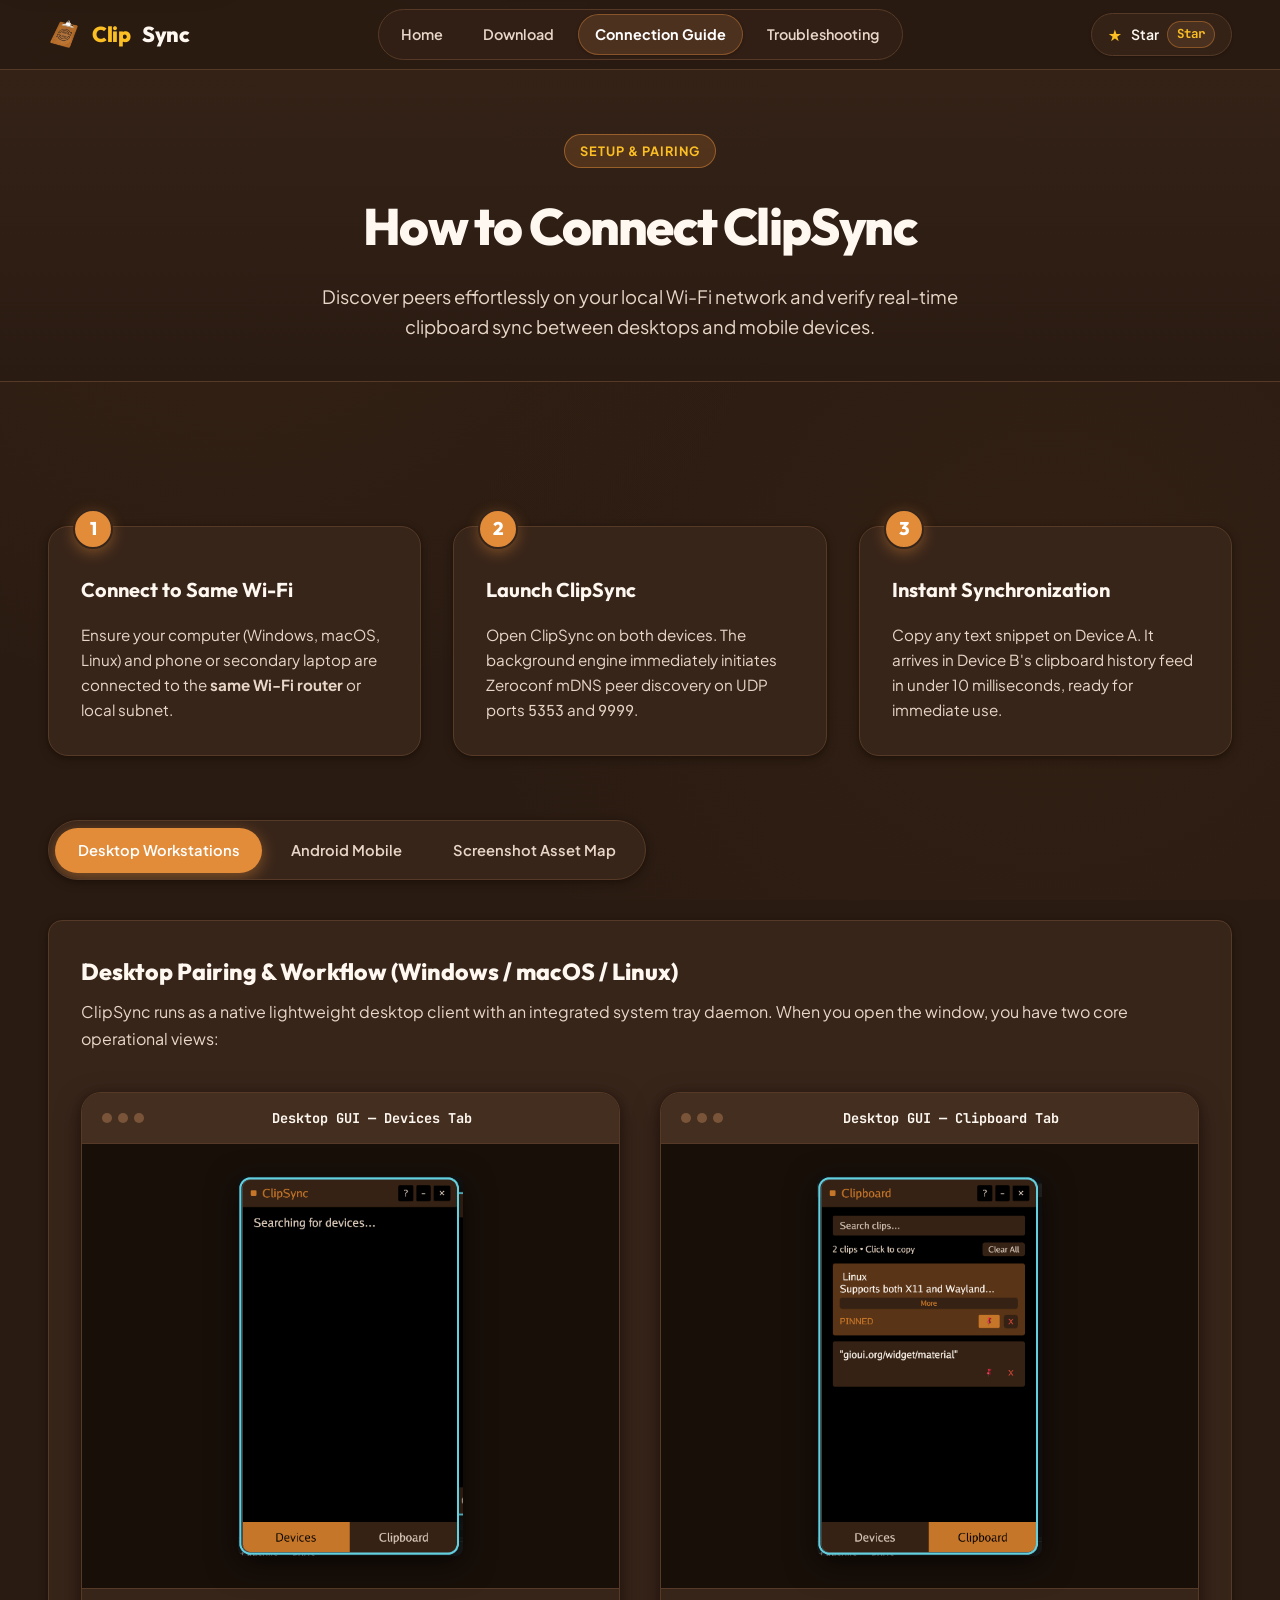
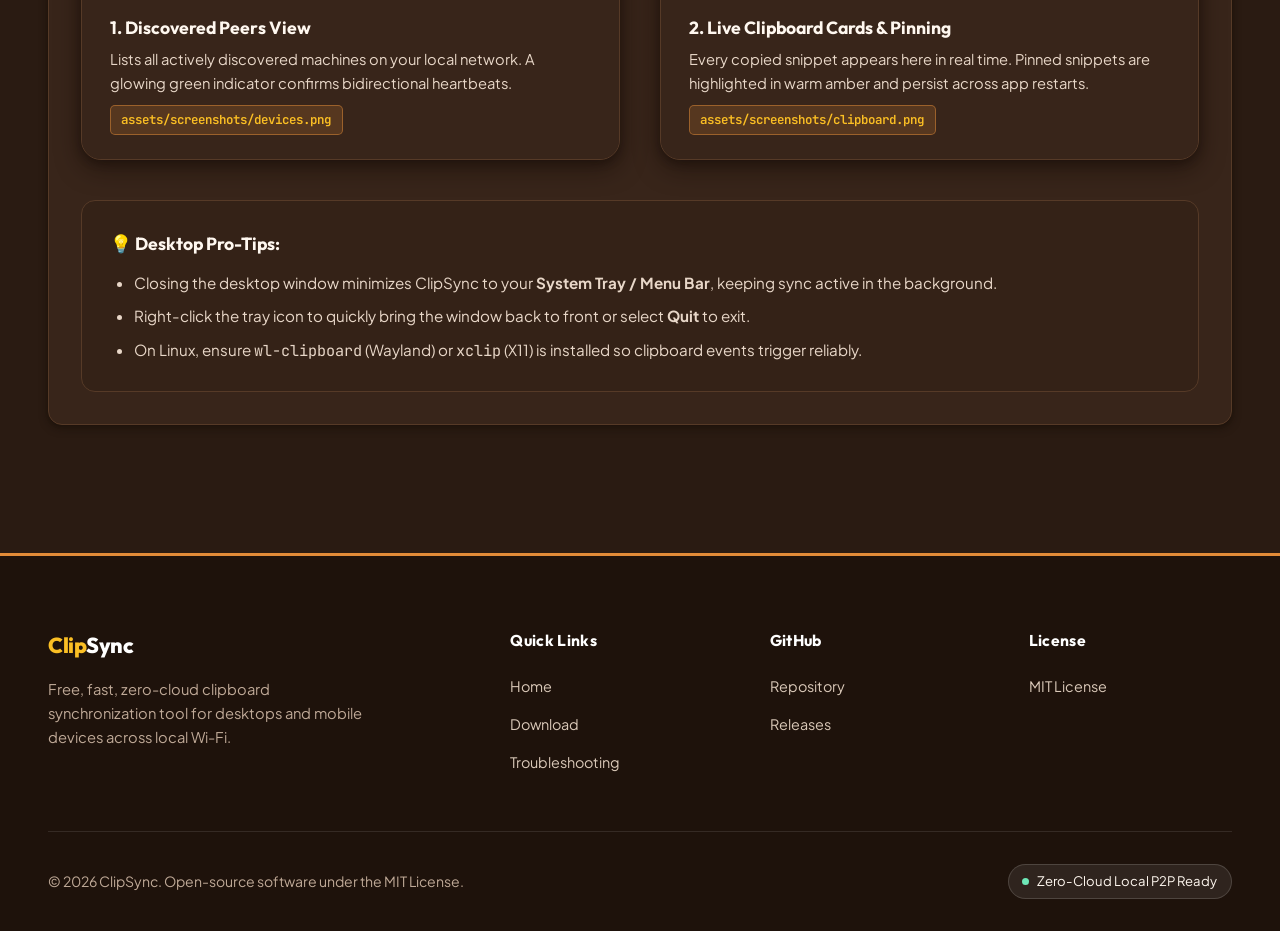
<file: docs/guide.html>
<!DOCTYPE html>
<html lang="en">
<head>
  <meta charset="UTF-8">
  <meta name="viewport" content="width=device-width, initial-scale=1.0">
  <title>Connection Guide — ClipSync Setup &amp; Pairing Tutorial</title>
  <meta name="description" content="Step-by-step tutorial on connecting ClipSync between Windows, macOS, Linux, and Android over your local Wi-Fi. Screenshot asset map and workflow tips.">
  <meta name="keywords" content="clipsync connection guide, pair clipsync android desktop, clipsync wifi tutorial, local clipboard pairing">

  <!-- Favicon -->
  <link rel="icon" type="image/x-icon" href="assets/icon.ico">
  <link rel="icon" type="image/png" sizes="32x32" href="assets/icon.png">

  <!-- Google Fonts -->
  <link rel="preconnect" href="https://fonts.googleapis.com">
  <link rel="preconnect" href="https://fonts.gstatic.com" crossorigin>
  <link href="https://fonts.googleapis.com/css2?family=JetBrains+Mono:wght@400;500;600;700&family=Outfit:wght@500;600;700;800;900&family=Plus+Jakarta+Sans:ital,wght@0,400;0,500;0,600;0,700;1,400&display=swap" rel="stylesheet">

  <!-- Modular Stylesheets -->
  <link rel="stylesheet" href="styles/variables.css">
  <link rel="stylesheet" href="styles/reset.css">
  <link rel="stylesheet" href="styles/layout.css">
  <link rel="stylesheet" href="styles/components.css">
  <link rel="stylesheet" href="styles/pages.css">
</head>
<body>

  <!-- Accessibility Skip Link -->
  <a href="#guide-main" class="skip-link">Skip to main content</a>

  <!-- Navigation Bar -->
  <header class="navbar">
    <div class="container">
      <a href="index.html" class="nav-brand" aria-label="ClipSync Homepage">
        <img src="assets/icon.png" alt="ClipSync Logo" width="32" height="32">
        <span>Clip</span>Sync
      </a>

      <nav class="nav-links" aria-label="Main Navigation">
        <a href="index.html" class="nav-link">Home</a>
        <a href="download.html" class="nav-link">Download</a>
        <a href="guide.html" class="nav-link active">Connection Guide</a>
        <a href="troubleshoot.html" class="nav-link">Troubleshooting</a>
      </nav>

      <div class="nav-actions">
        <a href="https://github.com/DiamondOsas/ClipSync" target="_blank" rel="noopener noreferrer" class="btn-github" title="Star ClipSync on GitHub">
          <span class="star-icon">★</span>
          <span class="btn-github-text">Star</span>
          <span class="star-count">...</span>
        </a>

        <button class="mobile-menu-btn" aria-label="Toggle navigation menu" aria-expanded="false">
          <span></span>
          <span></span>
          <span></span>
        </button>
      </div>
    </div>
  </header>

  <!-- Mobile Drawer Menu -->
  <div class="mobile-drawer" role="dialog" aria-label="Mobile Navigation Menu">
    <a href="index.html" class="nav-link">Home</a>
    <a href="download.html" class="nav-link">Download</a>
    <a href="guide.html" class="nav-link active">Connection Guide</a>
    <a href="troubleshoot.html" class="nav-link">Troubleshooting</a>
    <a href="https://github.com/DiamondOsas/ClipSync" target="_blank" rel="noopener noreferrer" class="btn btn-secondary">
      GitHub Repository (★ <span class="star-count">...</span>)
    </a>
  </div>

  <!-- Page Header -->
  <header class="page-header">
    <div class="container">
      <div class="section-tag">Setup &amp; Pairing</div>
      <h1>How to Connect ClipSync</h1>
      <p>Discover peers effortlessly on your local Wi-Fi network and verify real-time clipboard sync between desktops and mobile devices.</p>
    </div>
  </header>

  <!-- Main Content -->
  <main class="section" id="guide-main">
    <div class="container">

      <!-- 3-Step Connection Roadmap -->
      <section class="steps-container" aria-label="3-Step Connection Process">
        <div class="step-card">
          <div class="step-number">1</div>
          <h3 class="step-title">Connect to Same Wi-Fi</h3>
          <p class="step-desc">
            Ensure your computer (Windows, macOS, Linux) and phone or secondary laptop are connected to the <strong>same Wi-Fi router</strong> or local subnet.
          </p>
        </div>

        <div class="step-card">
          <div class="step-number">2</div>
          <h3 class="step-title">Launch ClipSync</h3>
          <p class="step-desc">
            Open ClipSync on both devices. The background engine immediately initiates Zeroconf mDNS peer discovery on UDP ports <code>5353</code> and <code>9999</code>.
          </p>
        </div>

        <div class="step-card">
          <div class="step-number">3</div>
          <h3 class="step-title">Instant Synchronization</h3>
          <p class="step-desc">
            Copy any text snippet on Device A. It arrives in Device B's clipboard history feed in under 10 milliseconds, ready for immediate use.
          </p>
        </div>
      </section>

      <!-- Interactive Platform Tutorial Tabs -->
      <div class="tabs-group" id="guide-tabs" style="margin-top: 4rem;">
        <div class="tabs-nav" role="tablist" aria-label="Tutorial Sections">
          <button class="tab-btn active" data-tab="guide-desktop" role="tab" aria-selected="true">
            <span>Desktop Workstations</span>
          </button>
          <button class="tab-btn" data-tab="guide-android" role="tab" aria-selected="false">
            <span>Android Mobile</span>
          </button>
          <button class="tab-btn" data-tab="guide-assets" role="tab" aria-selected="false">
            <span>Screenshot Asset Map</span>
          </button>
        </div>

        <!-- 1. Desktop Guide -->
        <div class="tab-pane active" data-pane="guide-desktop" role="tabpanel">
          <div class="card">
            <h3 style="font-family: var(--font-display); font-size: 1.45rem; font-weight: 800; color: var(--color-text); margin-bottom: 0.5rem;">Desktop Pairing &amp; Workflow (Windows / macOS / Linux)</h3>
            <p style="color: var(--color-text-muted); margin-bottom: 2rem;">
              ClipSync runs as a native lightweight desktop client with an integrated system tray daemon. When you open the window, you have two core operational views:
            </p>

            <div class="screenshots-grid">
              <!-- Devices Screenshot -->
              <div class="screenshot-frame">
                <div class="screenshot-topbar">
                  <div class="window-dots">
                    <span class="window-dot"></span>
                    <span class="window-dot"></span>
                    <span class="window-dot"></span>
                  </div>
                  <span class="window-title">Desktop GUI — Devices Tab</span>
                  <span></span>
                </div>
                <div class="screenshot-img-wrapper">
                  <img src="assets/screenshots/devices.png" alt="Desktop Devices Tab View" onerror="this.src='assets/screenshots/android-devices.svg'">
                </div>
                <div class="screenshot-caption">
                  <h5>1. Discovered Peers View</h5>
                  <p>Lists all actively discovered machines on your local network. A glowing green indicator confirms bidirectional heartbeats.</p>
                  <span class="asset-tag">assets/screenshots/devices.png</span>
                </div>
              </div>

              <!-- Clipboard Screenshot -->
              <div class="screenshot-frame">
                <div class="screenshot-topbar">
                  <div class="window-dots">
                    <span class="window-dot"></span>
                    <span class="window-dot"></span>
                    <span class="window-dot"></span>
                  </div>
                  <span class="window-title">Desktop GUI — Clipboard Tab</span>
                  <span></span>
                </div>
                <div class="screenshot-img-wrapper">
                  <img src="assets/screenshots/clipboard.png" alt="Desktop Clipboard History" onerror="this.src='assets/screenshots/android-clipboard.svg'">
                </div>
                <div class="screenshot-caption">
                  <h5>2. Live Clipboard Cards &amp; Pinning</h5>
                  <p>Every copied snippet appears here in real time. Pinned snippets are highlighted in warm amber and persist across app restarts.</p>
                  <span class="asset-tag">assets/screenshots/clipboard.png</span>
                </div>
              </div>
            </div>

            <div style="background: var(--color-bg-alt); border: 1.5px solid var(--color-border); border-radius: var(--radius-md); padding: 1.75rem; margin-top: 2rem;">
              <h4 style="font-family: var(--font-display); font-size: 1.1rem; color: var(--color-text); margin-bottom: 0.75rem;">💡 Desktop Pro-Tips:</h4>
              <ul style="list-style: disc; margin-left: 1.5rem; color: var(--color-text-muted); display: flex; flex-direction: column; gap: 0.5rem; font-size: 0.95rem;">
                <li>Closing the desktop window minimizes ClipSync to your <strong>System Tray / Menu Bar</strong>, keeping sync active in the background.</li>
                <li>Right-click the tray icon to quickly bring the window back to front or select <strong>Quit</strong> to exit.</li>
                <li>On Linux, ensure <code>wl-clipboard</code> (Wayland) or <code>xclip</code> (X11) is installed so clipboard events trigger reliably.</li>
              </ul>
            </div>
          </div>
        </div>

        <!-- 2. Android Guide -->
        <div class="tab-pane" data-pane="guide-android" role="tabpanel">
          <div class="card">
            <h3 style="font-family: var(--font-display); font-size: 1.45rem; font-weight: 800; color: var(--color-text); margin-bottom: 0.5rem;">Android Mobile Pairing &amp; Tap-to-Copy</h3>
            <p style="color: var(--color-text-muted); margin-bottom: 2rem;">
              ClipSync Android provides an intuitive touch interface. In compliance with Android 10+ privacy protections, ClipSync provides a seamless <strong>Tap-to-Copy</strong> workflow:
            </p>

            <div class="screenshots-grid">
              <!-- Android Devices Screenshot -->
              <div class="screenshot-frame">
                <div class="screenshot-topbar">
                  <div class="window-dots">
                    <span class="window-dot"></span>
                    <span class="window-dot"></span>
                    <span class="window-dot"></span>
                  </div>
                  <span class="window-title">Android App — Discovered Devices</span>
                  <span></span>
                </div>
                <div class="screenshot-img-wrapper">
                  <img src="assets/screenshots/android-devices.svg" alt="Android Discovered Devices Radar">
                </div>
                <div class="screenshot-caption">
                  <h5>1. Mobile Radar &amp; Active Peers</h5>
                  <p>When you launch ClipSync on Android, it browses <code>_clipsync._tcp</code> to automatically list your connected PC workstations.</p>
                  <span class="asset-tag">assets/screenshots/android-devices.png</span>
                </div>
              </div>

              <!-- Android Clipboard Screenshot -->
              <div class="screenshot-frame">
                <div class="screenshot-topbar">
                  <div class="window-dots">
                    <span class="window-dot"></span>
                    <span class="window-dot"></span>
                    <span class="window-dot"></span>
                  </div>
                  <span class="window-title">Android App — Clipboard History</span>
                  <span></span>
                </div>
                <div class="screenshot-img-wrapper">
                  <img src="assets/screenshots/android-clipboard.svg" alt="Android Clipboard History Screen">
                </div>
                <div class="screenshot-caption">
                  <h5>2. Tap-to-Copy Cards</h5>
                  <p>Clips copied on your computer arrive in your phone feed. Simply tap <strong>COPY</strong> on any card to paste it anywhere on mobile.</p>
                  <span class="asset-tag">assets/screenshots/android-clipboard.png</span>
                </div>
              </div>
            </div>

            <div style="background: var(--color-bg-alt); border: 1.5px solid var(--color-border); border-radius: var(--radius-md); padding: 1.75rem; margin-top: 2rem;">
              <h4 style="font-family: var(--font-display); font-size: 1.1rem; color: var(--color-text); margin-bottom: 0.5rem;">📱 Battery Optimization Setting:</h4>
              <p style="color: var(--color-text-muted); font-size: 0.95rem; line-height: 1.6;">
                To keep ClipSync's incoming UDP listener active when your phone screen is off, set ClipSync's battery usage to <strong>Unrestricted</strong> in <code>Settings &gt; Apps &gt; ClipSync &gt; Battery</code>.
              </p>
            </div>
          </div>
        </div>

        <!-- 3. Screenshot Assets Guide -->
        <div class="tab-pane" data-pane="guide-assets" role="tabpanel" id="assets">
          <div class="card">
            <h3 style="font-family: var(--font-display); font-size: 1.45rem; font-weight: 800; color: var(--color-text); margin-bottom: 0.5rem;">Website Screenshot Asset Reference</h3>
            <p style="color: var(--color-text-muted); margin-bottom: 2rem;">
              This reference catalogs all image files utilized across this documentation website. Dropping replacement PNG images into <code>docs/assets/screenshots/</code> updates the preview frames automatically:
            </p>

            <div style="display: flex; flex-direction: column; gap: 1.25rem;">
              <!-- Asset 1 -->
              <div class="card" style="padding: 1.5rem; background: var(--color-bg-alt);">
                <div style="display: flex; justify-content: space-between; align-items: center; flex-wrap: wrap; gap: 0.5rem;">
                  <code style="color: var(--color-accent-light); font-size: 1rem; font-weight: bold;">assets/screenshots/devices.png</code>
                  <span class="badge badge-green">Desktop UI</span>
                </div>
                <p style="color: var(--color-text-muted); font-size: 0.92rem; margin-top: 0.5rem;">
                  <strong>Description:</strong> Desktop application window showing the <em>Devices</em> tab with discovered local peers.
                </p>
                <div style="font-size: 0.82rem; color: var(--color-text-dim); margin-top: 0.25rem;">
                  Recommended resolution: ~500 x 350 px PNG.
                </div>
              </div>

              <!-- Asset 2 -->
              <div class="card" style="padding: 1.5rem; background: var(--color-bg-alt);">
                <div style="display: flex; justify-content: space-between; align-items: center; flex-wrap: wrap; gap: 0.5rem;">
                  <code style="color: var(--color-accent-light); font-size: 1rem; font-weight: bold;">assets/screenshots/clipboard.png</code>
                  <span class="badge badge-green">Desktop UI</span>
                </div>
                <p style="color: var(--color-text-muted); font-size: 0.92rem; margin-top: 0.5rem;">
                  <strong>Description:</strong> Desktop application window showing the <em>Clipboard</em> tab with pinned and unpinned clip history cards.
                </p>
                <div style="font-size: 0.82rem; color: var(--color-text-dim); margin-top: 0.25rem;">
                  Recommended resolution: ~500 x 350 px PNG.
                </div>
              </div>

              <!-- Asset 3 -->
              <div class="card" style="padding: 1.5rem; background: var(--color-bg-alt);">
                <div style="display: flex; justify-content: space-between; align-items: center; flex-wrap: wrap; gap: 0.5rem;">
                  <code style="color: var(--color-accent-light); font-size: 1rem; font-weight: bold;">assets/screenshots/android-devices.png</code>
                  <span class="badge badge-amber">Android Mobile UI</span>
                </div>
                <p style="color: var(--color-text-muted); font-size: 0.92rem; margin-top: 0.5rem;">
                  <strong>Description:</strong> Android mobile screen showing discovered PC peers and animated radar scan.
                </p>
                <div style="font-size: 0.82rem; color: var(--color-text-dim); margin-top: 0.25rem;">
                  Recommended resolution: ~320 x 580 px (or mobile aspect ratio) PNG.
                </div>
              </div>

              <!-- Asset 4 -->
              <div class="card" style="padding: 1.5rem; background: var(--color-bg-alt);">
                <div style="display: flex; justify-content: space-between; align-items: center; flex-wrap: wrap; gap: 0.5rem;">
                  <code style="color: var(--color-accent-light); font-size: 1rem; font-weight: bold;">assets/screenshots/android-clipboard.png</code>
                  <span class="badge badge-amber">Android Mobile UI</span>
                </div>
                <p style="color: var(--color-text-muted); font-size: 0.92rem; margin-top: 0.5rem;">
                  <strong>Description:</strong> Android mobile screen showing incoming clip history cards with tap-to-copy buttons.
                </p>
                <div style="font-size: 0.82rem; color: var(--color-text-dim); margin-top: 0.25rem;">
                  Recommended resolution: ~320 x 580 px PNG.
                </div>
              </div>
            </div>
          </div>
        </div>
      </div>

    </div>
  </main>

  <!-- Footer -->
  <footer class="footer">
    <div class="container">
      <div class="footer-grid">
        <div class="footer-brand">
          <h4><span>Clip</span>Sync</h4>
          <p>Free, fast, zero-cloud clipboard synchronization tool for desktops and mobile devices across local Wi-Fi.</p>
        </div>
        <div class="footer-col">
          <h5>Quick Links</h5>
          <ul>
            <li><a href="index.html">Home</a></li>
            <li><a href="download.html">Download</a></li>
            <li><a href="troubleshoot.html">Troubleshooting</a></li>
          </ul>
        </div>
        <div class="footer-col">
          <h5>GitHub</h5>
          <ul>
            <li><a href="https://github.com/DiamondOsas/ClipSync" target="_blank" rel="noopener noreferrer">Repository</a></li>
            <li><a href="https://github.com/DiamondOsas/ClipSync/releases" target="_blank" rel="noopener noreferrer">Releases</a></li>
          </ul>
        </div>
        <div class="footer-col">
          <h5>License</h5>
          <ul>
            <li><a href="https://github.com/DiamondOsas/ClipSync/blob/main/LICENCE" target="_blank" rel="noopener noreferrer">MIT License</a></li>
          </ul>
        </div>
      </div>
      <div class="footer-bottom">
        <div>© 2026 ClipSync. Open-source software under the MIT License.</div>
        <div class="footer-status-pill">
          <span class="footer-status-dot"></span>
          <span>Zero-Cloud Local P2P Ready</span>
        </div>
      </div>
    </div>
  </footer>

  <!-- Modular Scripts -->
  <script src="scripts/os-detect.js"></script>
  <script src="scripts/github-api.js"></script>
  <script src="scripts/clipboard.js"></script>
  <script src="scripts/ui-tabs.js"></script>
  <script src="scripts/main.js"></script>
</body>
</html>
</file>
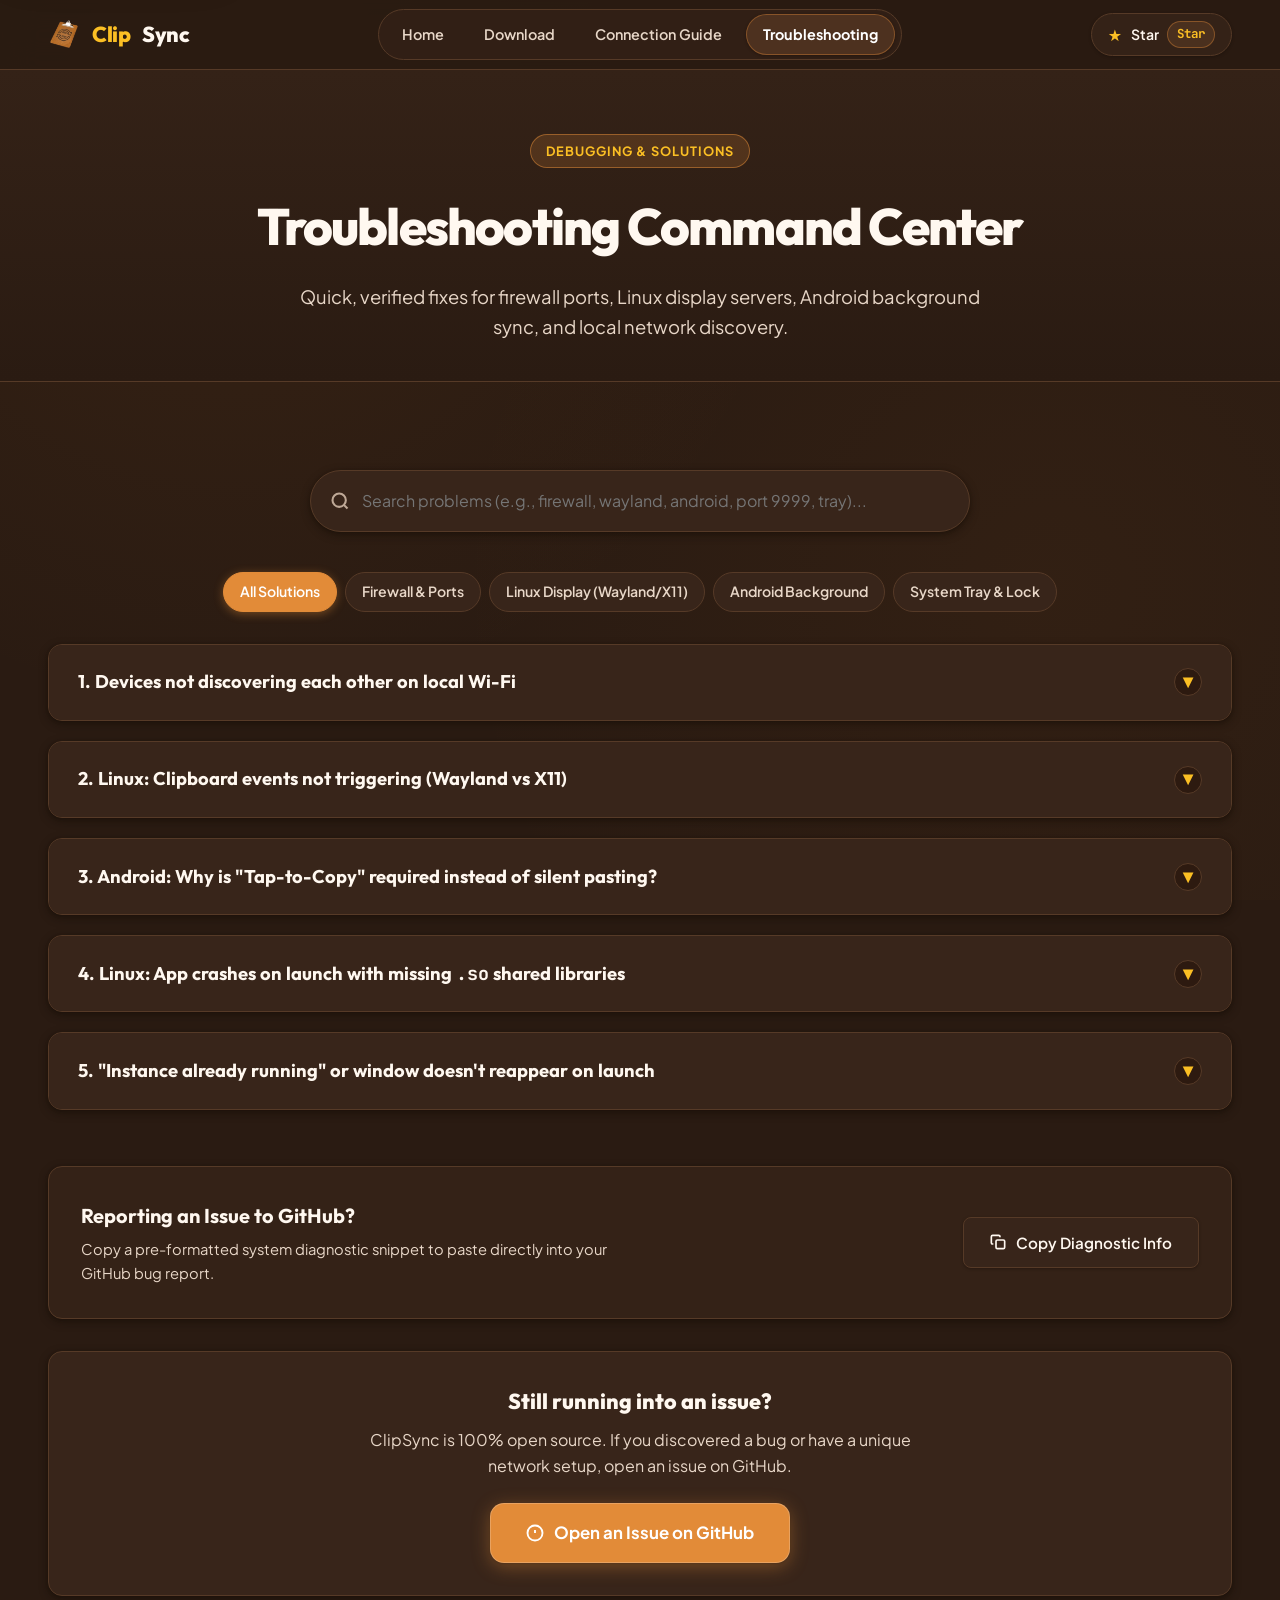
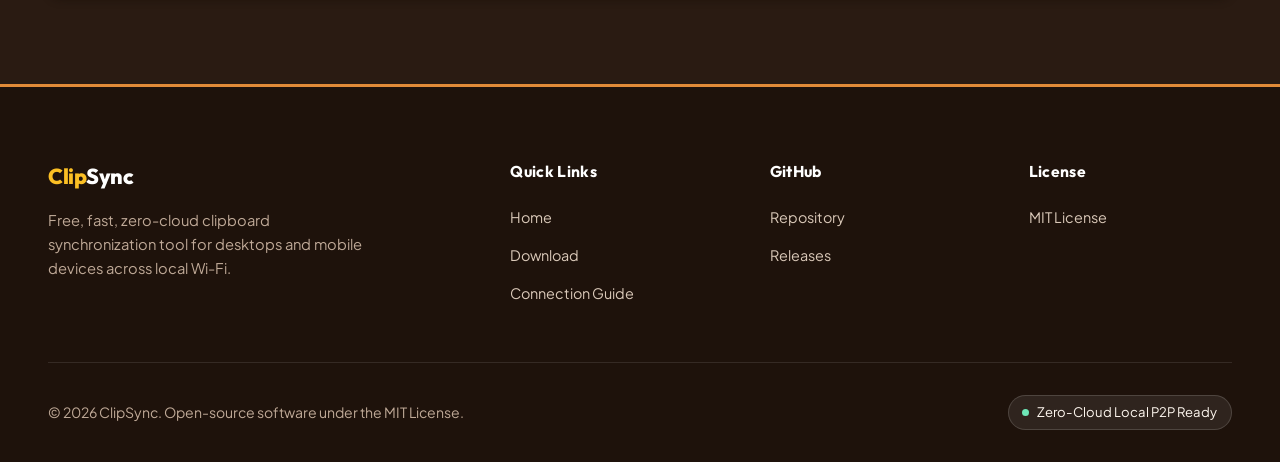
<file: docs/troubleshoot.html>
<!DOCTYPE html>
<html lang="en">
<head>
  <meta charset="UTF-8">
  <meta name="viewport" content="width=device-width, initial-scale=1.0">
  <title>Troubleshooting &amp; Common Solutions — ClipSync</title>
  <meta name="description" content="Debug and solve common ClipSync connection issues: firewall rules (UDP 9999/5353), Linux Wayland vs X11 clipboard tools, Android background limits, and missing libraries.">
  <meta name="keywords" content="clipsync troubleshooting, fix clipsync firewall, wayland clipboard clipsync, udp 9999 firewall">

  <!-- Favicon -->
  <link rel="icon" type="image/x-icon" href="assets/icon.ico">
  <link rel="icon" type="image/png" sizes="32x32" href="assets/icon.png">

  <!-- Google Fonts -->
  <link rel="preconnect" href="https://fonts.googleapis.com">
  <link rel="preconnect" href="https://fonts.gstatic.com" crossorigin>
  <link href="https://fonts.googleapis.com/css2?family=JetBrains+Mono:wght@400;500;600;700&family=Outfit:wght@500;600;700;800;900&family=Plus+Jakarta+Sans:ital,wght@0,400;0,500;0,600;0,700;1,400&display=swap" rel="stylesheet">

  <!-- Modular Stylesheets -->
  <link rel="stylesheet" href="styles/variables.css">
  <link rel="stylesheet" href="styles/reset.css">
  <link rel="stylesheet" href="styles/layout.css">
  <link rel="stylesheet" href="styles/components.css">
  <link rel="stylesheet" href="styles/pages.css">
</head>
<body>

  <!-- Accessibility Skip Link -->
  <a href="#troubleshoot-main" class="skip-link">Skip to main content</a>

  <!-- Navigation Bar -->
  <header class="navbar">
    <div class="container">
      <a href="index.html" class="nav-brand" aria-label="ClipSync Homepage">
        <img src="assets/icon.png" alt="ClipSync Logo" width="32" height="32">
        <span>Clip</span>Sync
      </a>

      <nav class="nav-links" aria-label="Main Navigation">
        <a href="index.html" class="nav-link">Home</a>
        <a href="download.html" class="nav-link">Download</a>
        <a href="guide.html" class="nav-link">Connection Guide</a>
        <a href="troubleshoot.html" class="nav-link active">Troubleshooting</a>
      </nav>

      <div class="nav-actions">
        <a href="https://github.com/DiamondOsas/ClipSync" target="_blank" rel="noopener noreferrer" class="btn-github" title="Star ClipSync on GitHub">
          <span class="star-icon">★</span>
          <span class="btn-github-text">Star</span>
          <span class="star-count">...</span>
        </a>

        <button class="mobile-menu-btn" aria-label="Toggle navigation menu" aria-expanded="false">
          <span></span>
          <span></span>
          <span></span>
        </button>
      </div>
    </div>
  </header>

  <!-- Mobile Drawer Menu -->
  <div class="mobile-drawer" role="dialog" aria-label="Mobile Navigation Menu">
    <a href="index.html" class="nav-link">Home</a>
    <a href="download.html" class="nav-link">Download</a>
    <a href="guide.html" class="nav-link">Connection Guide</a>
    <a href="troubleshoot.html" class="nav-link active">Troubleshooting</a>
    <a href="https://github.com/DiamondOsas/ClipSync" target="_blank" rel="noopener noreferrer" class="btn btn-secondary">
      GitHub Repository (★ <span class="star-count">...</span>)
    </a>
  </div>

  <!-- Page Header -->
  <header class="page-header">
    <div class="container">
      <div class="section-tag">Debugging &amp; Solutions</div>
      <h1>Troubleshooting Command Center</h1>
      <p>Quick, verified fixes for firewall ports, Linux display servers, Android background sync, and local network discovery.</p>
    </div>
  </header>

  <!-- Main Content -->
  <main class="section" id="troubleshoot-main">
    <div class="container">

      <!-- Real-time Search Filter Bar -->
      <div class="search-container">
        <span class="search-icon">
          <svg width="20" height="20" viewBox="0 0 24 24" fill="none" stroke="currentColor" stroke-width="2.5"><circle cx="11" cy="11" r="8"></circle><line x1="21" y1="21" x2="16.65" y2="16.65"></line></svg>
        </span>
        <input type="text" id="troubleshoot-search" class="search-input" placeholder="Search problems (e.g., firewall, wayland, android, port 9999, tray)..." autocomplete="off" aria-label="Search troubleshooting guides">
      </div>

      <!-- Quick Category Filter Pills -->
      <div class="filter-pills-container" role="toolbar" aria-label="Troubleshooting Categories">
        <button class="filter-pill active" data-category="all">All Solutions</button>
        <button class="filter-pill" data-category="firewall">Firewall &amp; Ports</button>
        <button class="filter-pill" data-category="wayland">Linux Display (Wayland/X11)</button>
        <button class="filter-pill" data-category="android">Android Background</button>
        <button class="filter-pill" data-category="tray">System Tray &amp; Lock</button>
      </div>

      <!-- Empty State -->
      <div id="no-search-results" style="display: none; text-align: center; color: var(--color-text-muted); padding: 3rem; background: var(--color-surface); border-radius: var(--radius-lg); border: 1.5px solid var(--color-border); margin-bottom: 2.5rem; box-shadow: var(--shadow-sm);">
        <h4 style="font-family: var(--font-display); font-size: 1.2rem; color: var(--color-text); margin-bottom: 0.5rem;">No matching troubleshooting guides</h4>
        <p>Try searching for terms like <em>firewall</em>, <em>wayland</em>, <em>android</em>, or reset filter pills to <strong>All Solutions</strong>.</p>
      </div>

      <!-- Accordion Problem Guides -->
      <section class="troubleshoot-list" aria-label="Troubleshooting Topics">

        <!-- 1. Discovery & Firewall -->
        <div class="accordion-item" data-keywords="firewall ufw port 9999 5353 discovery mdns zeroconf router ap isolation wifi subnet not connecting">
          <button class="accordion-header" aria-expanded="false">
            <span>1. Devices not discovering each other on local Wi-Fi</span>
            <span class="accordion-icon">▼</span>
          </button>
          <div class="accordion-body">
            <p>ClipSync relies on <strong>mDNS / Zeroconf (UDP Port 5353)</strong> for discovery and <strong>KCP (UDP Port 9999)</strong> for encrypted payload streaming. If devices do not appear in the <em>Devices</em> tab:</p>

            <h4 style="font-family: var(--font-display); color: var(--color-text); margin: 1.5rem 0 0.6rem; font-size: 1.1rem; font-weight: 700;">A. Allow UDP Ports in OS Firewall:</h4>
            
            <div class="code-block">
              <div class="code-header">
                <span>Linux (UFW Firewall)</span>
                <button class="btn-copy" data-copy-target="cmd-ufw-fix">
                  <span>Copy</span>
                </button>
              </div>
              <div class="code-content">
                <code id="cmd-ufw-fix"><span class="command-prompt">$</span>sudo ufw allow 9999/udp && sudo ufw allow 5353/udp
<span class="command-prompt">$</span>sudo ufw reload</code>
              </div>
            </div>

            <div class="code-block">
              <div class="code-header">
                <span>Windows (PowerShell as Administrator)</span>
                <button class="btn-copy" data-copy-target="cmd-win-firewall-fix">
                  <span>Copy</span>
                </button>
              </div>
              <div class="code-content">
                <code id="cmd-win-firewall-fix"><span class="command-prompt">PS></span>New-NetFirewallRule -DisplayName "ClipSync UDP Ports" -Direction Inbound -LocalPort 9999,5353 -Protocol UDP -Action Allow</code>
              </div>
            </div>

            <div class="code-block">
              <div class="code-header">
                <span>macOS</span>
                <button class="btn-copy" data-copy-text="System Settings > Network > Firewall > Options > Allow incoming connections for ClipSync">
                  <span>Copy</span>
                </button>
              </div>
              <div class="code-content">
                <code>Open <strong>System Settings &gt; Network &gt; Firewall</strong> and verify incoming socket connections are permitted for ClipSync.</code>
              </div>
            </div>

            <h4 style="font-family: var(--font-display); color: var(--color-text); margin: 1.5rem 0 0.5rem; font-size: 1.1rem; font-weight: 700;">B. Check Wi-Fi Router "AP Isolation" / "Client Isolation":</h4>
            <p>
              Many guest networks and public Wi-Fi access points turn on <strong>AP Isolation</strong>, preventing wireless devices on the same router from direct peer communication.
            </p>
            <p style="margin-top: 0.5rem;">
              <strong>Fix:</strong> Connect both devices to your primary Wi-Fi network and ensure AP Isolation is disabled in router admin settings.
            </p>
          </div>
        </div>

        <!-- 2. Linux Wayland vs X11 -->
        <div class="accordion-item" data-keywords="linux wayland x11 wl-clipboard xclip xsel display server gtk clipboard not working">
          <button class="accordion-header" aria-expanded="false">
            <span>2. Linux: Clipboard events not triggering (Wayland vs X11)</span>
            <span class="accordion-icon">▼</span>
          </button>
          <div class="accordion-body">
            <p>On Linux, ClipSync interfaces with system clipboard layers via standard display server tools. If copied text on Linux does not trigger automatic sync:</p>

            <h4 style="font-family: var(--font-display); color: var(--color-text); margin: 1.5rem 0 0.5rem; font-size: 1.1rem; font-weight: 700;">Step 1: Identify your display session</h4>
            <div class="code-block">
              <div class="code-header">
                <span>Terminal</span>
                <button class="btn-copy" data-copy-target="cmd-check-xdg">
                  <span>Copy</span>
                </button>
              </div>
              <div class="code-content">
                <code id="cmd-check-xdg"><span class="command-prompt">$</span>echo $XDG_SESSION_TYPE</code>
              </div>
            </div>

            <h4 style="font-family: var(--font-display); color: var(--color-text); margin: 1.5rem 0 0.5rem; font-size: 1.1rem; font-weight: 700;">Step 2: Install corresponding tool</h4>
            <ul style="list-style: disc; margin-left: 1.5rem; display: flex; flex-direction: column; gap: 0.75rem;">
              <li>
                <strong>If session is <code>wayland</code>:</strong>
                <div class="code-block" style="margin: 0.5rem 0 0.75rem;">
                  <div class="code-header"><span>Wayland Tool</span><button class="btn-copy" data-copy-text="sudo apt install wl-clipboard"><span>Copy</span></button></div>
                  <div class="code-content"><code><span class="command-prompt">$</span>sudo apt install wl-clipboard  # Ubuntu/Debian
<span class="command-prompt">$</span>sudo dnf install wl-clipboard  # Fedora
<span class="command-prompt">$</span>sudo pacman -S wl-clipboard    # Arch Linux</code></div>
                </div>
              </li>
              <li>
                <strong>If session is <code>x11</code>:</strong>
                <div class="code-block" style="margin: 0.5rem 0;">
                  <div class="code-header"><span>X11 Tool</span><button class="btn-copy" data-copy-text="sudo apt install xclip"><span>Copy</span></button></div>
                  <div class="code-content"><code><span class="command-prompt">$</span>sudo apt install xclip  # Ubuntu/Debian
<span class="command-prompt">$</span>sudo dnf install xclip  # Fedora
<span class="command-prompt">$</span>sudo pacman -S xclip    # Arch Linux</code></div>
                </div>
              </li>
            </ul>
          </div>
        </div>

        <!-- 3. Android Background Sync -->
        <div class="accordion-item" data-keywords="android background battery optimization sleep tap to copy api 29 service killed">
          <button class="accordion-header" aria-expanded="false">
            <span>3. Android: Why is "Tap-to-Copy" required instead of silent pasting?</span>
            <span class="accordion-icon">▼</span>
          </button>
          <div class="accordion-body">
            <p>
              Starting in <strong>Android 10 (API 29)</strong>, the Android security model strictly prohibits background applications from modifying or reading system clipboard content without foreground user intent.
            </p>

            <h4 style="font-family: var(--font-display); color: var(--color-text); margin: 1.5rem 0 0.5rem; font-size: 1.1rem; font-weight: 700;">How ClipSync handles this on Android:</h4>
            <ol style="list-style: decimal; margin-left: 1.5rem; display: flex; flex-direction: column; gap: 0.5rem;">
              <li>When you copy text on your computer, ClipSync Android receives the encrypted packet and logs it in your <strong>History Feed</strong>.</li>
              <li>Open ClipSync and tap <strong>COPY</strong> on any clip card to place it in the active system clipboard.</li>
              <li>Paste into any app (WhatsApp, Gmail, Slack, Browser).</li>
            </ol>

            <h4 style="font-family: var(--font-display); color: var(--color-text); margin: 1.5rem 0 0.5rem; font-size: 1.1rem; font-weight: 700;">Keep Background Listening Alive:</h4>
            <p>
              To prevent Android OS from suspending UDP listeners when your phone screen turns off:
              Go to <code>Settings &gt; Apps &gt; ClipSync &gt; Battery &gt; Set to "Unrestricted"</code>.
            </p>
          </div>
        </div>

        <!-- 4. Linux Missing GUI Libraries -->
        <div class="accordion-item" data-keywords="linux libraries libx11 libwayland libvulkan libxkbcommon crash gtk appindicator">
          <button class="accordion-header" aria-expanded="false">
            <span>4. Linux: App crashes on launch with missing <code>.so</code> shared libraries</span>
            <span class="accordion-icon">▼</span>
          </button>
          <div class="accordion-body">
            <p>If you extracted the standalone <code>clipsync-linux.tar.gz</code> archive on a minimal Linux installation, verify that the graphical runtime libraries are present:</p>

            <div class="code-block">
              <div class="code-header">
                <span>Debian / Ubuntu / Linux Mint</span>
                <button class="btn-copy" data-copy-target="cmd-install-all-libs">
                  <span>Copy</span>
                </button>
              </div>
              <div class="code-content">
                <code id="cmd-install-all-libs"><span class="command-prompt">$</span>sudo apt install -y libx11-dev libx11-xcb-dev libwayland-dev wayland-protocols libxkbcommon-dev libxkbcommon-x11-dev libvulkan-dev libegl-dev libgles2-mesa-dev libxcursor-dev libxi-dev libxrandr-dev libxinerama-dev libxxf86vm-dev libxfixes-dev libgtk-3-dev libayatana-appindicator3-dev</code>
              </div>
            </div>

            <div class="code-block">
              <div class="code-header">
                <span>Fedora / CentOS / RHEL</span>
                <button class="btn-copy" data-copy-target="cmd-fedora-libs">
                  <span>Copy</span>
                </button>
              </div>
              <div class="code-content">
                <code id="cmd-fedora-libs"><span class="command-prompt">$</span>sudo dnf install -y libX11-devel libwayland-dev libxkbcommon-dev vulkan-headers libayatana-appindicator3-devel gtk3-devel</code>
              </div>
            </div>
          </div>
        </div>

        <!-- 5. Single Instance & System Tray -->
        <div class="accordion-item" data-keywords="tray system tray minimize single instance already running daemon quit restart">
          <button class="accordion-header" aria-expanded="false">
            <span>5. "Instance already running" or window doesn't reappear on launch</span>
            <span class="accordion-icon">▼</span>
          </button>
          <div class="accordion-body">
            <p>
              ClipSync enforces a single-instance lock to prevent multiple daemons from binding to UDP port <code>9999</code> simultaneously.
            </p>
            <p style="margin-top: 0.5rem;">
              When you close the main window, ClipSync <strong>does not quit</strong>; it minimizes into your system tray so clipboard synchronization remains active in the background.
            </p>
            <ul style="list-style: disc; margin-left: 1.5rem; margin-top: 0.75rem; display: flex; flex-direction: column; gap: 0.5rem;">
              <li><strong>To restore the window:</strong> Click the ClipSync icon in your Windows Taskbar Tray, macOS Menu Bar, or Linux Notification Area.</li>
              <li><strong>To completely exit:</strong> Right-click the ClipSync tray icon and select <strong>Quit</strong>.</li>
              <li><strong>Force terminate if stuck (Linux/macOS):</strong> Run <code>killall clipsync</code> in terminal.</li>
            </ul>
          </div>
        </div>

      </section>

      <!-- Diagnostic Report Generator Card -->
      <div class="card" style="margin-top: 3.5rem; background: var(--color-bg-alt); border: 1.5px solid var(--color-border); display: flex; justify-content: space-between; align-items: center; flex-wrap: wrap; gap: 1.5rem;">
        <div>
          <h3 style="font-family: var(--font-display); font-size: 1.25rem; font-weight: 700; color: var(--color-text); margin-bottom: 0.35rem;">Reporting an Issue to GitHub?</h3>
          <p style="color: var(--color-text-muted); font-size: 0.92rem; max-width: 540px;">
            Copy a pre-formatted system diagnostic snippet to paste directly into your GitHub bug report.
          </p>
        </div>
        <button class="btn btn-secondary" id="btn-copy-debug-info">
          <svg width="16" height="16" viewBox="0 0 24 24" fill="none" stroke="currentColor" stroke-width="2.5"><rect x="9" y="9" width="13" height="13" rx="2" ry="2"></rect><path d="M5 15H4a2 2 0 0 1-2-2V4a2 2 0 0 1 2-2h9a2 2 0 0 1 2 2v1"></path></svg>
          <span>Copy Diagnostic Info</span>
        </button>
      </div>

      <!-- Bottom GitHub Issues Help Card -->
      <div class="card" style="margin-top: 2rem; text-align: center; background: var(--color-surface); border: 1.5px solid var(--color-border);">
        <h3 style="font-family: var(--font-display); font-size: 1.35rem; font-weight: 800; color: var(--color-text); margin-bottom: 0.5rem;">Still running into an issue?</h3>
        <p style="color: var(--color-text-muted); max-width: 600px; margin: 0 auto 1.5rem; line-height: 1.6;">
          ClipSync is 100% open source. If you discovered a bug or have a unique network setup, open an issue on GitHub.
        </p>
        <a href="https://github.com/DiamondOsas/ClipSync/issues" target="_blank" rel="noopener noreferrer" class="btn btn-primary btn-lg">
          <svg width="18" height="18" viewBox="0 0 24 24" fill="none" stroke="currentColor" stroke-width="2.5"><circle cx="12" cy="12" r="10"></circle><line x1="12" y1="8" x2="12" y2="12"></line><line x1="12" y1="16" x2="12.01" y2="16"></line></svg>
          <span>Open an Issue on GitHub</span>
        </a>
      </div>

    </div>
  </main>

  <!-- Footer -->
  <footer class="footer">
    <div class="container">
      <div class="footer-grid">
        <div class="footer-brand">
          <h4><span>Clip</span>Sync</h4>
          <p>Free, fast, zero-cloud clipboard synchronization tool for desktops and mobile devices across local Wi-Fi.</p>
        </div>
        <div class="footer-col">
          <h5>Quick Links</h5>
          <ul>
            <li><a href="index.html">Home</a></li>
            <li><a href="download.html">Download</a></li>
            <li><a href="guide.html">Connection Guide</a></li>
          </ul>
        </div>
        <div class="footer-col">
          <h5>GitHub</h5>
          <ul>
            <li><a href="https://github.com/DiamondOsas/ClipSync" target="_blank" rel="noopener noreferrer">Repository</a></li>
            <li><a href="https://github.com/DiamondOsas/ClipSync/releases" target="_blank" rel="noopener noreferrer">Releases</a></li>
          </ul>
        </div>
        <div class="footer-col">
          <h5>License</h5>
          <ul>
            <li><a href="https://github.com/DiamondOsas/ClipSync/blob/main/LICENCE" target="_blank" rel="noopener noreferrer">MIT License</a></li>
          </ul>
        </div>
      </div>
      <div class="footer-bottom">
        <div>© 2026 ClipSync. Open-source software under the MIT License.</div>
        <div class="footer-status-pill">
          <span class="footer-status-dot"></span>
          <span>Zero-Cloud Local P2P Ready</span>
        </div>
      </div>
    </div>
  </footer>

  <!-- Modular Scripts -->
  <script src="scripts/os-detect.js"></script>
  <script src="scripts/github-api.js"></script>
  <script src="scripts/clipboard.js"></script>
  <script src="scripts/ui-tabs.js"></script>
  <script src="scripts/main.js"></script>
</body>
</html>
</file>
<file: docs/styles/variables.css>
/**
 * ClipSync Design System Variables — Lighter Warm Mocha & Glowing Amber Palette
 * Crafted for a warm, inviting, visible mocha-brown canvas with radiant amber highlights:
 * - Canvas / Base: Rich Warm Mocha Brown (#2A1B12)
 * - Elevated Surface: Warm Milk Chocolate Mocha (#38251A / #442D20)
 * - Pinned Card Glow: Radiant Warm Bronze (#4D311F) with #E28B38 border
 * - Primary Text: Luminous Warm Cream Ivory (#FFF8F0)
 * - Secondary Text: Bright Almond Latte (#E8D7C8)
 * - Signature Accent: Glowing Golden Amber Caramel (#E28B38 / #F59E0B)
 */

:root {
  /* Surface & Background Canvas (Lighter, warmer, clearly visible brown) */
  --color-bg: #2A1B12;              /* Rich warm mocha brown canvas */
  --color-bg-alt: #342217;          /* Elevated warm mocha */
  --color-bg-subtle: #3E2A1E;       /* Layered mocha container background */
  
  --color-surface: #38251A;         /* Primary card surface */
  --color-surface-hover: #442E20;   /* Card hover surface */
  --color-surface-card: #38251A;    /* Base card */
  --color-surface-card-hover: #483123;
  --color-surface-glass: rgba(56, 37, 26, 0.88);
  --color-surface-dark: #1E120B;    /* Recessed terminal/footer background */
  --color-surface-dark-alt: #26170E;

  /* Signature Brand Accent: Glowing Golden Amber Caramel (#E28B38) */
  --color-accent: #E28B38;
  --color-accent-light: #FBBF24;
  --color-accent-dark: #B4641C;
  --color-accent-hover: #F59E0B;
  --color-accent-active: #C87524;
  --color-accent-dim: rgba(226, 139, 56, 0.18);
  --color-accent-subtle: rgba(226, 139, 56, 0.09);
  --color-accent-glow: rgba(226, 139, 56, 0.38);
  --color-accent-border: rgba(226, 139, 56, 0.5);

  /* Pinned / Highlighted Surfaces */
  --color-surface-pinned: #4D311F;
  --color-surface-pinned-border: #E28B38;

  /* Secondary & Status Colors */
  --color-green: #34D399;
  --color-green-light: #6EE7B7;
  --color-green-dim: rgba(52, 211, 153, 0.18);
  --color-green-glow: rgba(52, 211, 153, 0.35);

  --color-red: #F87171;
  --color-red-dim: rgba(248, 113, 113, 0.18);

  --color-blue: #60A5FA;
  --color-blue-dim: rgba(96, 165, 250, 0.18);

  /* Typography: Ultra-High-Contrast Luminous Ivory & Bright Almond Latte */
  --color-text: #FFF8F0;            /* Luminous Warm Cream Ivory primary text */
  --color-text-dark: #1A1009;
  --color-text-white: #FFFFFF;
  --color-text-muted: #E8D7C8;      /* Bright Almond Latte secondary text */
  --color-text-dim: #BFA997;        /* Soft warm latte tertiary text */
  --color-text-light: #FFF8F0;

  /* Borders & Dividers */
  --color-border: #563A27;          /* Defined warm mocha border */
  --color-border-subtle: #452D1E;   /* Subtle divider */
  --color-border-hover: #7A5439;   /* Lighter border highlight on hover */
  --color-border-focus: #E28B38;

  /* Typography Stacks */
  --font-display: 'Outfit', -apple-system, BlinkMacSystemFont, 'Segoe UI', Roboto, sans-serif;
  --font-sans: 'Plus Jakarta Sans', -apple-system, BlinkMacSystemFont, 'Segoe UI', Roboto, sans-serif;
  --font-mono: 'JetBrains Mono', ui-monospace, SFMono-Regular, Menlo, Monaco, Consolas, monospace;

  /* Sizing & Layout */
  --max-width: 1240px;
  --header-height: 70px;

  /* Border Radii */
  --radius-xs: 5px;
  --radius-sm: 8px;
  --radius-md: 14px;
  --radius-lg: 20px;
  --radius-xl: 28px;
  --radius-full: 9999px;

  /* Elevation Shadows & Inner Highlights */
  --shadow-xs: 0 1px 3px rgba(18, 10, 5, 0.35);
  --shadow-sm: 0 3px 10px rgba(18, 10, 5, 0.45), 0 1px 3px rgba(18, 10, 5, 0.25);
  --shadow-md: 0 8px 24px rgba(18, 10, 5, 0.55), 0 2px 8px rgba(18, 10, 5, 0.35);
  --shadow-lg: 0 16px 40px rgba(18, 10, 5, 0.65), 0 4px 14px rgba(18, 10, 5, 0.4);
  --shadow-xl: 0 24px 60px rgba(18, 10, 5, 0.75), 0 8px 24px rgba(18, 10, 5, 0.5);
  --shadow-accent: 0 8px 32px rgba(226, 139, 56, 0.35);
  --shadow-inner: inset 0 1px 1px rgba(255, 255, 255, 0.12);

  /* Transitions & Motion */
  --ease-spring: cubic-bezier(0.16, 1, 0.3, 1);
  --transition-fast: 150ms var(--ease-spring);
  --transition: 220ms var(--ease-spring);
  --transition-slow: 350ms var(--ease-spring);
}
</file>
<file: docs/styles/layout.css>
/**
 * ClipSync Layout & Structure — Lighter Warm Mocha Brown Aesthetic
 * Asymmetric Bento Grids, Modern Navigation, and Responsive Breakpoints
 */

.container {
  width: 100%;
  max-width: var(--max-width);
  margin: 0 auto;
  padding: 0 1.75rem;
}

.section {
  padding: 5.5rem 0;
  position: relative;
}

.section-sm {
  padding: 3.5rem 0;
}

.section-alt {
  background-color: var(--color-bg-alt);
  border-top: 1px solid var(--color-border-subtle);
  border-bottom: 1px solid var(--color-border-subtle);
}

.section-header {
  text-align: center;
  margin-bottom: 3.5rem;
}

.section-header-left {
  text-align: left;
}

.section-tag {
  display: inline-flex;
  align-items: center;
  gap: 0.5rem;
  padding: 0.35rem 0.95rem;
  background: var(--color-accent-dim);
  border: 1px solid var(--color-accent-border);
  color: var(--color-accent-light);
  border-radius: var(--radius-full);
  font-size: 0.8rem;
  font-weight: 700;
  text-transform: uppercase;
  letter-spacing: 0.08em;
  margin-bottom: 1rem;
}

.section-title {
  font-family: var(--font-display);
  font-size: clamp(2rem, 3.8vw, 2.75rem);
  font-weight: 800;
  color: var(--color-text);
  line-height: 1.18;
  margin-bottom: 0.9rem;
  letter-spacing: -0.03em;
  text-wrap: balance;
}

.section-subtitle {
  font-size: 1.125rem;
  color: var(--color-text-muted);
  max-width: 660px;
  margin: 0 auto;
  line-height: 1.65;
  text-wrap: pretty;
}

.section-header-left .section-subtitle {
  margin-left: 0;
}

/* ==========================================================================
   Navigation Bar
   ========================================================================== */
.navbar {
  position: sticky;
  top: 0;
  left: 0;
  right: 0;
  height: var(--header-height);
  background: rgba(42, 27, 18, 0.90);
  backdrop-filter: blur(16px);
  -webkit-backdrop-filter: blur(16px);
  border-bottom: 1px solid var(--color-border);
  z-index: 1000;
  display: flex;
  align-items: center;
  transition: background var(--transition), border-color var(--transition);
}

.navbar .container {
  display: flex;
  align-items: center;
  justify-content: space-between;
}

.nav-brand {
  display: flex;
  align-items: center;
  gap: 0.75rem;
  font-family: var(--font-display);
  font-size: 1.35rem;
  font-weight: 800;
  color: var(--color-text);
  text-decoration: none;
  letter-spacing: -0.02em;
}

.nav-brand img {
  width: 32px;
  height: 32px;
  object-fit: contain;
  transition: transform var(--transition);
}

.nav-brand:hover img {
  transform: scale(1.05) rotate(4deg);
}

.nav-brand span {
  color: var(--color-accent-light);
}

.nav-links {
  display: flex;
  align-items: center;
  gap: 0.5rem;
  background: rgba(52, 34, 23, 0.75);
  padding: 0.3rem 0.4rem;
  border-radius: var(--radius-full);
  border: 1px solid var(--color-border);
}

.nav-link {
  color: var(--color-text-muted);
  font-weight: 600;
  font-size: 0.9rem;
  text-decoration: none;
  transition: all var(--transition);
  padding: 0.45rem 1rem;
  border-radius: var(--radius-full);
}

.nav-link:hover {
  color: var(--color-text);
  background: rgba(77, 49, 31, 0.7);
}

.nav-link.active {
  color: #FFFFFF;
  background: #4D311F;
  box-shadow: var(--shadow-xs);
  font-weight: 700;
  border: 1px solid rgba(226, 139, 56, 0.4);
}

.nav-actions {
  display: flex;
  align-items: center;
  gap: 0.85rem;
}

/* Mobile Nav Toggle */
.mobile-menu-btn {
  display: none;
  flex-direction: column;
  justify-content: center;
  gap: 5px;
  width: 40px;
  height: 40px;
  padding: 9px;
  border-radius: var(--radius-sm);
  background: var(--color-surface);
  border: 1px solid var(--color-border);
  color: var(--color-text);
  transition: background var(--transition);
}

.mobile-menu-btn:hover {
  background: var(--color-surface-hover);
}

.mobile-menu-btn span {
  display: block;
  height: 2px;
  width: 100%;
  background: var(--color-text);
  border-radius: 2px;
  transition: transform var(--transition), opacity var(--transition);
}

.mobile-drawer {
  display: none;
}

/* ==========================================================================
   Hero Section
   ========================================================================== */
.hero {
  padding-top: 4.5rem;
  padding-bottom: 5.5rem;
  position: relative;
  overflow: hidden;
  background: 
    radial-gradient(ellipse at 50% 0%, rgba(226, 139, 56, 0.25) 0%, transparent 65%),
    linear-gradient(180deg, #342217 0%, #2A1B12 100%);
  border-bottom: 1px solid var(--color-border);
}

.hero-glow-bg {
  position: absolute;
  top: -20%;
  left: 50%;
  transform: translateX(-50%);
  width: 900px;
  height: 500px;
  background: radial-gradient(circle, rgba(226, 139, 56, 0.28) 0%, rgba(42, 27, 18, 0) 70%);
  filter: blur(60px);
  pointer-events: none;
  z-index: 0;
}

.hero-content {
  position: relative;
  z-index: 1;
  text-align: center;
  max-width: 880px;
  margin: 0 auto;
}

.hero-badge {
  display: inline-flex;
  align-items: center;
  gap: 0.65rem;
  background: #38251A;
  border: 1px solid var(--color-border);
  border-radius: var(--radius-full);
  padding: 0.4rem 1.15rem;
  margin-bottom: 1.75rem;
  font-size: 0.86rem;
  font-weight: 600;
  color: var(--color-text-muted);
  box-shadow: var(--shadow-sm);
  transition: transform var(--transition), border-color var(--transition);
}

.hero-badge:hover {
  border-color: var(--color-accent);
  transform: translateY(-1px);
}

.hero-badge-dot {
  width: 8px;
  height: 8px;
  border-radius: 50%;
  background: var(--color-green);
  box-shadow: 0 0 0 3px var(--color-green-dim);
  animation: pulseBeacon 2.5s infinite;
}

@keyframes pulseBeacon {
  0%, 100% {
    box-shadow: 0 0 0 3px var(--color-green-dim);
  }
  50% {
    box-shadow: 0 0 0 7px rgba(52, 211, 153, 0.3);
  }
}

.hero-title {
  font-family: var(--font-display);
  font-size: clamp(2.4rem, 5.5vw, 4.1rem);
  font-weight: 900;
  line-height: 1.12;
  letter-spacing: -0.04em;
  margin-bottom: 1.5rem;
  color: var(--color-text);
  text-wrap: balance;
}

.hero-title .gradient-text {
  color: var(--color-accent-light);
  background: linear-gradient(135deg, #FDE68A 0%, #FBBF24 40%, #E28B38 100%);
  -webkit-background-clip: text;
  -webkit-text-fill-color: transparent;
}

.hero-desc {
  font-size: 1.2rem;
  color: var(--color-text-muted);
  line-height: 1.65;
  margin-bottom: 2.5rem;
  max-width: 720px;
  margin-left: auto;
  margin-right: auto;
  text-wrap: pretty;
}

/* ==========================================================================
   Page Headers (Download, Guide, Troubleshoot)
   ========================================================================== */
.page-header {
  padding: 4rem 0 2.5rem;
  background: linear-gradient(180deg, #342217 0%, #2A1B12 100%);
  border-bottom: 1px solid var(--color-border);
  text-align: center;
  position: relative;
}

.page-header h1 {
  font-family: var(--font-display);
  font-size: clamp(2.25rem, 4.2vw, 3.2rem);
  font-weight: 800;
  color: var(--color-text);
  margin-bottom: 0.85rem;
  letter-spacing: -0.035em;
  text-wrap: balance;
}

.page-header p {
  font-size: 1.15rem;
  color: var(--color-text-muted);
  max-width: 680px;
  margin: 0 auto;
  line-height: 1.6;
  text-wrap: pretty;
}

/* ==========================================================================
   Bento Grid Layout (Features)
   ========================================================================== */
.bento-grid {
  display: grid;
  grid-template-columns: repeat(3, 1fr);
  gap: 1.75rem;
  margin-top: 2.5rem;
}

.bento-col-2 {
  grid-column: span 2;
}

.bento-col-3 {
  grid-column: span 3;
}

/* ==========================================================================
   Footer
   ========================================================================== */
.footer {
  background: var(--color-surface-dark);
  color: #E8D7C8;
  padding: 4.5rem 0 2rem;
  font-size: 0.95rem;
  position: relative;
  border-top: 3px solid var(--color-accent);
}

.footer-grid {
  display: grid;
  grid-template-columns: 2fr repeat(3, 1fr);
  gap: 3.5rem;
  margin-bottom: 3.5rem;
}

.footer-brand h4 {
  font-family: var(--font-display);
  font-size: 1.35rem;
  color: #FFFFFF;
  font-weight: 800;
  letter-spacing: -0.02em;
  margin-bottom: 0.85rem;
}

.footer-brand h4 span {
  color: var(--color-accent-light);
}

.footer-brand p {
  color: #BFA997;
  font-size: 0.92rem;
  max-width: 320px;
  line-height: 1.65;
}

.footer-col h5 {
  font-family: var(--font-display);
  color: #FFFFFF;
  font-size: 0.98rem;
  font-weight: 700;
  letter-spacing: 0.02em;
  margin-bottom: 1.25rem;
}

.footer-col ul {
  display: flex;
  flex-direction: column;
  gap: 0.75rem;
}

.footer-col a {
  color: #DAC9B9;
  text-decoration: none;
  font-size: 0.9rem;
  transition: all var(--transition-fast);
  display: inline-flex;
  align-items: center;
  gap: 0.4rem;
}

.footer-col a:hover {
  color: #FFFFFF;
  transform: translateX(3px);
}

.footer-bottom {
  padding-top: 2rem;
  border-top: 1px solid rgba(255, 255, 255, 0.1);
  display: flex;
  align-items: center;
  justify-content: space-between;
  flex-wrap: wrap;
  gap: 1.25rem;
  font-size: 0.88rem;
  color: #BFA997;
}

.footer-status-pill {
  display: inline-flex;
  align-items: center;
  gap: 0.5rem;
  background: rgba(255, 255, 255, 0.08);
  padding: 0.35rem 0.85rem;
  border-radius: var(--radius-full);
  font-size: 0.82rem;
  color: #FFF8F0;
  border: 1px solid rgba(255, 255, 255, 0.15);
}

.footer-status-dot {
  width: 7px;
  height: 7px;
  border-radius: 50%;
  background: var(--color-green-light);
}

/* ==========================================================================
   Responsive Breakpoints
   ========================================================================== */
@media (max-width: 992px) {
  .bento-grid {
    grid-template-columns: repeat(2, 1fr);
  }

  .bento-col-2 {
    grid-column: span 2;
  }

  .nav-links, .nav-actions .btn-github-text {
    display: none;
  }

  .mobile-menu-btn {
    display: flex;
  }

  .mobile-drawer {
    position: fixed;
    top: var(--header-height);
    left: 0;
    right: 0;
    background: #342217;
    border-bottom: 2px solid var(--color-border);
    box-shadow: var(--shadow-xl);
    padding: 1.75rem;
    display: flex;
    flex-direction: column;
    gap: 1.25rem;
    transform: translateY(-130%);
    transition: transform 0.3s var(--ease-spring);
    z-index: 999;
  }

  .mobile-drawer.open {
    transform: translateY(0);
  }

  .mobile-drawer .nav-link {
    font-size: 1.1rem;
    padding: 0.75rem 0;
    border-bottom: 1px solid var(--color-border-subtle);
    border-radius: 0;
    background: transparent;
  }

  .mobile-drawer .nav-link.active {
    color: var(--color-accent-light);
    font-weight: 700;
  }

  .footer-grid {
    grid-template-columns: 1fr 1fr;
    gap: 2.5rem;
  }

  .footer-brand {
    grid-column: span 2;
  }
}

@media (max-width: 640px) {
  .section {
    padding: 4rem 0;
  }

  .bento-grid {
    grid-template-columns: 1fr;
  }

  .bento-col-2, .bento-col-3 {
    grid-column: span 1;
  }

  .footer-grid {
    grid-template-columns: 1fr;
    gap: 2rem;
  }

  .footer-brand {
    grid-column: span 1;
  }

  .footer-bottom {
    flex-direction: column;
    align-items: flex-start;
  }
}
</file>
<file: docs/styles/components.css>
/**
 * ClipSync Components & UI Elements — Lighter Warm Mocha Brown Aesthetic
 * Tactile buttons, spotlight cards, terminal code blocks, interactive tabs & toasts
 */

/* ==========================================================================
   Buttons
   ========================================================================== */
.btn {
  display: inline-flex;
  align-items: center;
  justify-content: center;
  gap: 0.65rem;
  padding: 0.75rem 1.6rem;
  border-radius: var(--radius-sm);
  font-family: var(--font-sans);
  font-weight: 600;
  font-size: 0.95rem;
  text-decoration: none;
  transition: all var(--transition);
  border: 1px solid transparent;
  cursor: pointer;
  white-space: nowrap;
  user-select: none;
  position: relative;
}

.btn:hover {
  text-decoration: none;
  transform: translateY(-2px);
}

.btn:active {
  transform: translateY(0) scale(0.98);
}

.btn-primary {
  background: var(--color-accent);
  color: #FFFFFF !important;
  font-weight: 700;
  box-shadow: 0 4px 18px var(--color-accent-glow), 0 1px 2px rgba(0, 0, 0, 0.3);
  border: 1px solid rgba(255, 255, 255, 0.2);
}

.btn-primary:hover {
  background: var(--color-accent-hover);
  box-shadow: 0 6px 24px rgba(226, 139, 56, 0.5), 0 2px 4px rgba(0, 0, 0, 0.4);
}

.btn-secondary {
  background: #38251A;
  color: var(--color-text) !important;
  border: 1.5px solid #563A27;
  box-shadow: var(--shadow-xs);
}

.btn-secondary:hover {
  background: #483123;
  border-color: var(--color-accent);
  color: var(--color-accent-light) !important;
  box-shadow: var(--shadow-sm);
}

.btn-ghost {
  background: transparent;
  color: var(--color-text-muted);
  border: 1.5px solid var(--color-border);
}

.btn-ghost:hover {
  background: #38251A;
  color: var(--color-text);
  border-color: var(--color-accent);
  box-shadow: var(--shadow-xs);
}

.btn-lg {
  padding: 0.95rem 2.2rem;
  font-size: 1.05rem;
  font-weight: 700;
  border-radius: var(--radius-md);
}

.btn-sm {
  padding: 0.4rem 0.9rem;
  font-size: 0.85rem;
  border-radius: var(--radius-xs);
}

/* GitHub Star Pill */
.btn-github {
  display: inline-flex;
  align-items: center;
  gap: 0.55rem;
  background: #342217;
  color: var(--color-text) !important;
  border: 1px solid #563A27;
  padding: 0.45rem 1rem;
  border-radius: var(--radius-full);
  font-size: 0.88rem;
  font-weight: 600;
  transition: all var(--transition);
  box-shadow: var(--shadow-xs);
}

.btn-github:hover {
  border-color: var(--color-accent);
  color: var(--color-accent-light) !important;
  box-shadow: var(--shadow-sm);
  transform: translateY(-1px);
  text-decoration: none;
}

.btn-github .star-icon {
  color: #FBBF24;
  font-size: 0.95rem;
  line-height: 1;
}

.btn-github .star-count {
  background: #4A301E;
  border: 1px solid rgba(226, 139, 56, 0.4);
  padding: 0.15rem 0.55rem;
  border-radius: var(--radius-full);
  font-size: 0.78rem;
  font-weight: 700;
  font-family: var(--font-mono);
  color: var(--color-accent-light);
}

/* ==========================================================================
   Cards & Surfaces
   ========================================================================== */
.card {
  background: var(--color-surface);
  border: 1.5px solid var(--color-border);
  border-radius: var(--radius-md);
  padding: 2rem;
  transition: all var(--transition);
  position: relative;
  box-shadow: var(--shadow-sm);
}

.card:hover {
  border-color: var(--color-border-hover);
  box-shadow: var(--shadow-md);
  transform: translateY(-3px);
}

.card-pinned {
  background: var(--color-surface-pinned);
  border-color: var(--color-surface-pinned-border);
  box-shadow: var(--shadow-accent);
}

/* Bento Feature Cards */
.bento-card {
  background: var(--color-surface);
  border: 1.5px solid var(--color-border);
  border-radius: var(--radius-lg);
  padding: 2.25rem;
  display: flex;
  flex-direction: column;
  justify-content: space-between;
  gap: 1.5rem;
  transition: all var(--transition);
  position: relative;
  overflow: hidden;
  box-shadow: var(--shadow-sm);
}

.bento-card:hover {
  border-color: var(--color-accent);
  box-shadow: var(--shadow-lg), 0 0 24px rgba(226, 139, 56, 0.22);
  transform: translateY(-4px);
}

.bento-card-hero {
  background: linear-gradient(135deg, #3D291C 0%, #342217 100%);
  border-color: var(--color-accent-border);
}

.bento-header {
  display: flex;
  align-items: flex-start;
  justify-content: space-between;
  gap: 1rem;
}

.card-icon {
  width: 50px;
  height: 50px;
  border-radius: var(--radius-md);
  background: var(--color-accent-dim);
  border: 1px solid var(--color-accent-border);
  display: flex;
  align-items: center;
  justify-content: center;
  color: var(--color-accent-light);
  font-size: 1.4rem;
  flex-shrink: 0;
  transition: transform var(--transition);
}

.bento-card:hover .card-icon {
  transform: scale(1.08) rotate(-3deg);
  background: var(--color-accent);
  color: #FFFFFF;
  border-color: var(--color-accent);
}

.card-title {
  font-family: var(--font-display);
  font-size: 1.35rem;
  font-weight: 700;
  color: var(--color-text);
  letter-spacing: -0.02em;
  margin-top: 0.5rem;
  margin-bottom: 0.35rem;
}

.card-desc {
  font-size: 0.95rem;
  color: var(--color-text-muted);
  line-height: 1.6;
}

.bento-visual {
  margin-top: 1rem;
  padding: 1.25rem;
  background: #24160E;
  border: 1px solid var(--color-border-subtle);
  border-radius: var(--radius-md);
}

/* ==========================================================================
   Tabs System
   ========================================================================== */
.tabs-group {
  margin: 2.5rem 0;
}

.tabs-nav {
  display: inline-flex;
  align-items: center;
  gap: 0.4rem;
  background: var(--color-surface);
  border: 1.5px solid var(--color-border);
  border-radius: var(--radius-full);
  padding: 0.4rem;
  margin-bottom: 2.5rem;
  overflow-x: auto;
  box-shadow: var(--shadow-sm);
  max-width: 100%;
}

.tab-btn {
  display: inline-flex;
  align-items: center;
  gap: 0.65rem;
  padding: 0.65rem 1.4rem;
  border-radius: var(--radius-full);
  font-family: var(--font-sans);
  font-size: 0.92rem;
  font-weight: 600;
  color: var(--color-text-muted);
  transition: all var(--transition);
  white-space: nowrap;
}

.tab-btn svg {
  width: 18px;
  height: 18px;
  transition: transform var(--transition);
}

.tab-btn:hover {
  color: var(--color-text);
  background: var(--color-accent-dim);
}

.tab-btn.active {
  background: var(--color-accent);
  color: #FFFFFF !important;
  box-shadow: 0 4px 16px rgba(226, 139, 56, 0.45);
}

.tab-btn.active svg {
  transform: scale(1.1);
}

.tab-pane {
  display: none;
  animation: fadeInPane 0.28s var(--ease-spring);
}

.tab-pane.active {
  display: block;
}

@keyframes fadeInPane {
  from {
    opacity: 0;
    transform: translateY(8px);
  }
  to {
    opacity: 1;
    transform: translateY(0);
  }
}

/* ==========================================================================
   Code Blocks & Terminal Snippets
   ========================================================================== */
.code-block {
  background: #1E120B;
  border: 1px solid #452D1E;
  border-radius: var(--radius-md);
  margin: 1.25rem 0;
  position: relative;
  overflow: hidden;
  box-shadow: var(--shadow-md);
}

.code-header {
  display: flex;
  align-items: center;
  justify-content: space-between;
  padding: 0.6rem 1.2rem;
  background: #28180E;
  border-bottom: 1px solid #452D1E;
  font-size: 0.82rem;
  color: #E8D7C8;
  font-family: var(--font-mono);
  font-weight: 500;
}

.code-content {
  padding: 1.2rem 1.35rem;
  overflow-x: auto;
  font-family: var(--font-mono);
  font-size: 0.9rem;
  color: #FFF8F0;
  line-height: 1.6;
}

.code-content code {
  color: #FFF8F0;
}

.code-content .command-prompt {
  color: var(--color-accent-light);
  user-select: none;
  margin-right: 0.6rem;
  font-weight: 700;
}

.btn-copy {
  display: inline-flex;
  align-items: center;
  gap: 0.4rem;
  background: #382215;
  border: 1px solid #563A27;
  color: #FFF8F0;
  padding: 0.35rem 0.8rem;
  border-radius: var(--radius-xs);
  font-size: 0.78rem;
  font-family: var(--font-sans);
  font-weight: 600;
  transition: all var(--transition);
}

.btn-copy:hover {
  background: var(--color-accent);
  border-color: var(--color-accent);
  color: #FFFFFF;
}

.btn-copy.copied {
  background: var(--color-green);
  color: #120A05;
  font-weight: 700;
  border-color: var(--color-green);
}

/* ==========================================================================
   Badges & Labels
   ========================================================================== */
.badge {
  display: inline-flex;
  align-items: center;
  gap: 0.4rem;
  padding: 0.28rem 0.75rem;
  border-radius: var(--radius-full);
  font-size: 0.75rem;
  font-weight: 700;
  text-transform: uppercase;
  letter-spacing: 0.06em;
  font-family: var(--font-sans);
}

.badge-amber {
  background: var(--color-accent-dim);
  color: var(--color-accent-light);
  border: 1px solid var(--color-accent-border);
}

.badge-green {
  background: var(--color-green-dim);
  color: var(--color-green-light);
  border: 1px solid rgba(52, 211, 153, 0.35);
}

.badge-blue {
  background: var(--color-blue-dim);
  color: #93C5FD;
  border: 1px solid rgba(96, 165, 250, 0.35);
}

.badge-red {
  background: var(--color-red-dim);
  color: #FCA5A5;
  border: 1px solid rgba(248, 113, 113, 0.35);
}

/* ==========================================================================
   Search Input Bar
   ========================================================================== */
.search-container {
  position: relative;
  max-width: 660px;
  margin: 0 auto 2.5rem;
}

.search-input {
  width: 100%;
  padding: 1.05rem 1.4rem 1.05rem 3.2rem;
  background: var(--color-surface);
  border: 1.5px solid var(--color-border);
  border-radius: var(--radius-full);
  color: var(--color-text);
  font-size: 1rem;
  box-shadow: var(--shadow-sm);
  transition: all var(--transition);
}

.search-input:focus {
  outline: none;
  border-color: var(--color-accent);
  box-shadow: 0 0 0 4px var(--color-accent-dim), var(--shadow-md);
}

.search-icon {
  position: absolute;
  left: 1.25rem;
  top: 50%;
  transform: translateY(-50%);
  color: var(--color-text-dim);
  pointer-events: none;
  display: flex;
  align-items: center;
}

/* ==========================================================================
   Accordions
   ========================================================================== */
.accordion-item {
  background: var(--color-surface);
  border: 1.5px solid var(--color-border);
  border-radius: var(--radius-md);
  margin-bottom: 1.25rem;
  overflow: hidden;
  transition: all var(--transition);
  box-shadow: var(--shadow-sm);
}

.accordion-item:hover {
  border-color: var(--color-border-hover);
}

.accordion-item.active {
  border-color: var(--color-accent);
  box-shadow: var(--shadow-md);
}

.accordion-header {
  width: 100%;
  padding: 1.4rem 1.8rem;
  display: flex;
  align-items: center;
  justify-content: space-between;
  gap: 1rem;
  text-align: left;
  font-family: var(--font-display);
  font-size: 1.15rem;
  font-weight: 700;
  color: var(--color-text);
  transition: background var(--transition), color var(--transition);
  background: var(--color-surface);
}

.accordion-header:hover {
  color: var(--color-accent-light);
  background: var(--color-surface-hover);
}

.accordion-icon {
  width: 28px;
  height: 28px;
  display: flex;
  align-items: center;
  justify-content: center;
  border-radius: 50%;
  background: #2D1A10;
  color: var(--color-accent-light);
  transition: transform var(--transition);
  flex-shrink: 0;
  border: 1px solid var(--color-border);
}

.accordion-item.active .accordion-icon {
  transform: rotate(180deg);
  background: var(--color-accent);
  color: #FFFFFF;
  border-color: var(--color-accent);
}

.accordion-body {
  padding: 0 1.8rem 1.75rem;
  color: var(--color-text-muted);
  font-size: 0.98rem;
  line-height: 1.7;
  display: none;
  border-top: 1px solid var(--color-border-subtle);
  background: var(--color-surface);
}

.accordion-item.active .accordion-body {
  display: block;
}

/* ==========================================================================
   Toasts
   ========================================================================== */
.toast-container {
  position: fixed;
  bottom: 2rem;
  right: 2rem;
  z-index: 2000;
  display: flex;
  flex-direction: column;
  gap: 0.75rem;
  pointer-events: none;
}

.toast {
  background: #38251A;
  color: var(--color-text);
  border: 1.5px solid var(--color-accent);
  padding: 0.9rem 1.5rem;
  border-radius: var(--radius-md);
  box-shadow: var(--shadow-xl);
  display: flex;
  align-items: center;
  gap: 0.75rem;
  font-weight: 600;
  font-size: 0.92rem;
  pointer-events: auto;
  animation: slideInToast 0.35s var(--ease-spring);
}

.toast-error {
  border-color: var(--color-red);
}

@keyframes slideInToast {
  from {
    opacity: 0;
    transform: translateY(24px) scale(0.95);
  }
  to {
    opacity: 1;
    transform: translateY(0) scale(1);
  }
}
</file>
<file: docs/styles/pages.css>
/**
 * ClipSync Page-Specific Styles — Lighter Warm Mocha Brown Aesthetic
 * Live LAN Sync Playground, Download Hub, Step Roadmap, Screenshots Showcase & Troubleshooting Center
 */

/* ==========================================================================
   1. Live LAN Sync Playground (Hero Interactive Feature)
   ========================================================================== */
.playground-container {
  margin: 3.5rem auto 0;
  max-width: 980px;
  background: #342217;
  border: 1.5px solid var(--color-border);
  border-radius: var(--radius-xl);
  padding: 2rem;
  box-shadow: var(--shadow-xl);
  position: relative;
  overflow: hidden;
}

.playground-container::before {
  content: '';
  position: absolute;
  top: 0;
  left: 0;
  right: 0;
  height: 4px;
  background: linear-gradient(90deg, #FDE68A, #FBBF24, #E28B38);
}

.playground-topbar {
  display: flex;
  align-items: center;
  justify-content: space-between;
  margin-bottom: 1.5rem;
  padding-bottom: 1rem;
  border-bottom: 1px solid var(--color-border-subtle);
  flex-wrap: wrap;
  gap: 0.75rem;
}

.playground-title-group {
  display: flex;
  align-items: center;
  gap: 0.75rem;
}

.playground-badge {
  display: inline-flex;
  align-items: center;
  gap: 0.4rem;
  background: var(--color-accent-dim);
  border: 1px solid var(--color-accent-border);
  color: var(--color-accent-light);
  padding: 0.25rem 0.75rem;
  border-radius: var(--radius-full);
  font-size: 0.78rem;
  font-weight: 700;
  text-transform: uppercase;
  letter-spacing: 0.05em;
}

.playground-grid {
  display: grid;
  grid-template-columns: 1fr auto 1fr;
  gap: 1.5rem;
  align-items: center;
}

.device-card {
  background: #3E2A1E;
  border: 1.5px solid var(--color-border);
  border-radius: var(--radius-lg);
  padding: 1.5rem;
  display: flex;
  flex-direction: column;
  gap: 1rem;
}

.device-card-header {
  display: flex;
  align-items: center;
  justify-content: space-between;
}

.device-name {
  font-family: var(--font-display);
  font-weight: 700;
  font-size: 1.05rem;
  color: var(--color-text);
  display: flex;
  align-items: center;
  gap: 0.5rem;
}

.device-status {
  display: flex;
  align-items: center;
  gap: 0.4rem;
  font-size: 0.8rem;
  color: var(--color-green-light);
  font-weight: 600;
}

.device-status-dot {
  width: 7px;
  height: 7px;
  border-radius: 50%;
  background: var(--color-green-light);
  box-shadow: 0 0 0 2px rgba(52, 211, 153, 0.35);
}

.clipboard-input-box {
  position: relative;
}

.clipboard-textarea {
  width: 100%;
  padding: 0.9rem 1rem;
  border-radius: var(--radius-sm);
  background: #2A1B12;
  border: 1.5px solid var(--color-border);
  font-family: var(--font-mono);
  font-size: 0.9rem;
  color: var(--color-text);
  resize: none;
  min-height: 85px;
  line-height: 1.5;
  transition: all var(--transition);
}

.clipboard-textarea:focus {
  outline: none;
  border-color: var(--color-accent);
  box-shadow: 0 0 0 3px var(--color-accent-dim);
}

.sample-chips {
  display: flex;
  gap: 0.45rem;
  flex-wrap: wrap;
  align-items: center;
}

.sample-chip-label {
  font-size: 0.75rem;
  color: var(--color-text-dim);
  font-weight: 600;
  text-transform: uppercase;
  letter-spacing: 0.05em;
}

.sample-chip {
  background: #342217;
  border: 1px solid var(--color-border);
  border-radius: var(--radius-full);
  padding: 0.2rem 0.65rem;
  font-size: 0.78rem;
  font-family: var(--font-mono);
  color: var(--color-text-muted);
  cursor: pointer;
  transition: all var(--transition-fast);
}

.sample-chip:hover {
  border-color: var(--color-accent);
  color: var(--color-accent-light);
  background: var(--color-accent-dim);
}

/* Transmission Bridge Channel */
.sync-bridge {
  display: flex;
  flex-direction: column;
  align-items: center;
  gap: 0.6rem;
  padding: 0 0.5rem;
}

.sync-speed-badge {
  background: #3E2A1E;
  border: 1px solid var(--color-border);
  border-radius: var(--radius-full);
  padding: 0.3rem 0.8rem;
  font-family: var(--font-mono);
  font-size: 0.78rem;
  font-weight: 700;
  color: var(--color-accent-light);
  box-shadow: var(--shadow-xs);
  white-space: nowrap;
}

.sync-arrow-track {
  width: 90px;
  height: 4px;
  background: #563A27;
  border-radius: var(--radius-full);
  position: relative;
  overflow: hidden;
}

.sync-arrow-packet {
  position: absolute;
  top: 0;
  left: 0;
  width: 25px;
  height: 100%;
  background: linear-gradient(90deg, transparent, #FBBF24, transparent);
  border-radius: var(--radius-full);
  animation: transmitPacket 1.6s infinite ease-in-out;
}

@keyframes transmitPacket {
  0% { left: -30%; opacity: 0; }
  30% { opacity: 1; }
  70% { opacity: 1; }
  100% { left: 100%; opacity: 0; }
}

.sync-port-label {
  font-size: 0.72rem;
  font-family: var(--font-mono);
  color: var(--color-text-dim);
  text-align: center;
}

.mobile-preview-box {
  background: #2A1B12;
  border: 1.5px solid var(--color-accent-border);
  border-radius: var(--radius-sm);
  padding: 0.9rem 1rem;
  min-height: 85px;
  display: flex;
  flex-direction: column;
  justify-content: space-between;
  gap: 0.5rem;
  box-shadow: var(--shadow-sm);
}

.mobile-clip-text {
  font-family: var(--font-mono);
  font-size: 0.9rem;
  color: var(--color-text);
  word-break: break-all;
  line-height: 1.5;
}

.mobile-clip-footer {
  display: flex;
  align-items: center;
  justify-content: space-between;
  border-top: 1px solid var(--color-border-subtle);
  padding-top: 0.4rem;
  margin-top: 0.25rem;
}

.mobile-clip-time {
  font-size: 0.72rem;
  color: var(--color-text-dim);
}

.mobile-copy-btn {
  background: var(--color-accent);
  color: #FFFFFF;
  font-size: 0.75rem;
  font-weight: 700;
  padding: 0.2rem 0.65rem;
  border-radius: var(--radius-xs);
  transition: all var(--transition-fast);
}

.mobile-copy-btn:hover {
  background: var(--color-accent-hover);
}

/* ==========================================================================
   2. Download Hero & Matrix Cards
   ========================================================================== */
.download-hero-card {
  background: linear-gradient(135deg, #3E2A1E 0%, #342217 100%);
  border: 2px solid var(--color-accent);
  border-radius: var(--radius-xl);
  padding: 3rem;
  box-shadow: var(--shadow-lg);
  margin-bottom: 3.5rem;
  position: relative;
  overflow: hidden;
}

.download-hero-card::before {
  content: '';
  position: absolute;
  top: 0;
  left: 0;
  right: 0;
  height: 5px;
  background: linear-gradient(90deg, #FDE68A, #FBBF24, #E28B38);
}

.detected-os-badge {
  display: inline-flex;
  align-items: center;
  gap: 0.65rem;
  background: var(--color-accent-dim);
  border: 1px solid var(--color-accent-border);
  border-radius: var(--radius-full);
  padding: 0.45rem 1.25rem;
  color: var(--color-accent-light);
  font-size: 0.95rem;
  font-weight: 700;
  margin-bottom: 1.5rem;
}

.detected-os-badge svg {
  width: 18px;
  height: 18px;
  fill: var(--color-accent-light);
}

.download-hero-grid {
  display: grid;
  grid-template-columns: 1.2fr 1fr;
  gap: 3.5rem;
  align-items: center;
}

.download-actions {
  display: flex;
  flex-direction: column;
  gap: 1.25rem;
}

.download-main-btn {
  padding: 1.15rem 2.25rem;
  font-size: 1.15rem;
  font-weight: 700;
  display: flex;
  align-items: center;
  justify-content: space-between;
}

.download-main-btn .btn-text-group {
  display: flex;
  flex-direction: column;
  align-items: flex-start;
  text-align: left;
}

.download-main-btn .btn-subtext {
  font-size: 0.82rem;
  font-weight: 500;
  opacity: 0.92;
}

.download-meta {
  display: flex;
  align-items: center;
  gap: 1.25rem;
  color: var(--color-text-muted);
  font-size: 0.88rem;
  flex-wrap: wrap;
}

.download-meta-item {
  display: flex;
  align-items: center;
  gap: 0.45rem;
}

.download-hero-info {
  border-left: 1.5px solid var(--color-border);
  padding-left: 3rem;
  display: flex;
  flex-direction: column;
  gap: 1.75rem;
}

.info-item {
  display: flex;
  gap: 1.25rem;
}

.info-icon {
  width: 42px;
  height: 42px;
  border-radius: var(--radius-md);
  background: var(--color-accent-dim);
  border: 1px solid var(--color-accent-border);
  display: flex;
  align-items: center;
  justify-content: center;
  color: var(--color-accent-light);
  font-size: 1.2rem;
  flex-shrink: 0;
}

.info-title {
  font-family: var(--font-display);
  font-size: 1.05rem;
  font-weight: 700;
  color: var(--color-text);
  margin-bottom: 0.25rem;
}

.info-desc {
  font-size: 0.9rem;
  color: var(--color-text-muted);
  line-height: 1.5;
}

/* OS Matrix Cards */
.os-matrix-grid {
  display: grid;
  grid-template-columns: repeat(auto-fit, minmax(280px, 1fr));
  gap: 2rem;
}

.os-card {
  background: #38251A;
  border: 1.5px solid var(--color-border);
  border-radius: var(--radius-lg);
  padding: 2rem;
  display: flex;
  flex-direction: column;
  justify-content: space-between;
  gap: 1.75rem;
  box-shadow: var(--shadow-sm);
  transition: all var(--transition);
}

.os-card:hover {
  border-color: var(--color-accent);
  transform: translateY(-4px);
  box-shadow: var(--shadow-lg), 0 0 24px rgba(226, 139, 56, 0.22);
}

.os-card-header {
  display: flex;
  align-items: center;
  gap: 1rem;
}

.os-card-icon {
  width: 50px;
  height: 50px;
  border-radius: var(--radius-md);
  background: var(--color-accent-dim);
  border: 1px solid var(--color-accent-border);
  display: flex;
  align-items: center;
  justify-content: center;
}

.os-card-icon svg {
  width: 26px;
  height: 26px;
  fill: var(--color-accent-light);
}

.os-card-title {
  font-family: var(--font-display);
  font-size: 1.25rem;
  font-weight: 700;
  color: var(--color-text);
}

.os-card-version {
  font-size: 0.82rem;
  color: var(--color-text-dim);
  font-weight: 600;
}

.os-card-downloads {
  display: flex;
  flex-direction: column;
  gap: 0.85rem;
}

.os-card-downloads .btn {
  width: 100%;
  justify-content: space-between;
  font-size: 0.92rem;
  padding: 0.75rem 1.15rem;
}

.file-type-badge {
  font-size: 0.75rem;
  background: rgba(255, 255, 255, 0.15);
  color: #FFF8F0;
  padding: 0.15rem 0.5rem;
  border-radius: var(--radius-xs);
  font-family: var(--font-mono);
  font-weight: 700;
}

.btn-primary .file-type-badge {
  background: rgba(255, 255, 255, 0.25);
  color: #FFFFFF;
}

/* ==========================================================================
   3. Step-by-Step Connection Roadmap
   ========================================================================== */
.steps-container {
  display: grid;
  grid-template-columns: repeat(3, 1fr);
  gap: 2rem;
  position: relative;
  margin: 3.5rem 0;
}

.step-card {
  background: #38251A;
  border: 1.5px solid var(--color-border);
  border-radius: var(--radius-lg);
  padding: 2.5rem 2rem 2rem;
  display: flex;
  flex-direction: column;
  gap: 1rem;
  position: relative;
  box-shadow: var(--shadow-sm);
  transition: all var(--transition);
}

.step-card:hover {
  border-color: var(--color-accent);
  box-shadow: var(--shadow-md);
  transform: translateY(-3px);
}

.step-number {
  position: absolute;
  top: -18px;
  left: 24px;
  width: 40px;
  height: 40px;
  border-radius: 50%;
  background: var(--color-accent);
  color: #FFFFFF;
  font-family: var(--font-display);
  font-weight: 800;
  font-size: 1.15rem;
  display: flex;
  align-items: center;
  justify-content: center;
  box-shadow: 0 4px 14px var(--color-accent-glow);
  border: 2px solid #38251A;
}

.step-title {
  font-family: var(--font-display);
  font-size: 1.25rem;
  font-weight: 700;
  color: var(--color-text);
  margin-top: 0.35rem;
}

.step-desc {
  font-size: 0.95rem;
  color: var(--color-text-muted);
  line-height: 1.65;
}

/* ==========================================================================
   4. Visual Screenshots & Mockups Showcase
   ========================================================================== */
.screenshots-grid {
  display: grid;
  grid-template-columns: repeat(auto-fit, minmax(420px, 1fr));
  gap: 2.5rem;
  margin: 2.5rem 0;
}

.screenshot-frame {
  background: #38251A;
  border: 1.5px solid var(--color-border);
  border-radius: var(--radius-lg);
  overflow: hidden;
  box-shadow: var(--shadow-md);
  transition: all var(--transition);
}

.screenshot-frame:hover {
  border-color: var(--color-accent);
  box-shadow: var(--shadow-xl), 0 0 24px rgba(226, 139, 56, 0.25);
  transform: translateY(-3px);
}

.screenshot-topbar {
  background: #442E20;
  border-bottom: 1px solid var(--color-border);
  padding: 0.85rem 1.25rem;
  display: flex;
  align-items: center;
  justify-content: space-between;
}

.window-dots {
  display: flex;
  gap: 6px;
}

.window-dot {
  width: 10px;
  height: 10px;
  border-radius: 50%;
  background: #7A5439;
}

.window-title {
  font-size: 0.85rem;
  color: var(--color-text);
  font-weight: 700;
  font-family: var(--font-mono);
}

.screenshot-img-wrapper {
  background: #180F09;
  padding: 2rem;
  display: flex;
  align-items: center;
  justify-content: center;
  min-height: 320px;
}

.screenshot-img-wrapper img {
  border-radius: var(--radius-sm);
  max-height: 380px;
  object-fit: contain;
  box-shadow: 0 8px 30px rgba(0, 0, 0, 0.6);
  transition: transform var(--transition);
}

.screenshot-frame:hover .screenshot-img-wrapper img {
  transform: scale(1.02);
}

.screenshot-caption {
  padding: 1.5rem 1.75rem;
  background: #38251A;
  border-top: 1px solid var(--color-border);
}

.screenshot-caption h5 {
  font-family: var(--font-display);
  font-size: 1.1rem;
  font-weight: 700;
  color: var(--color-text);
  margin-bottom: 0.4rem;
}

.screenshot-caption p {
  font-size: 0.92rem;
  color: var(--color-text-muted);
  line-height: 1.6;
}

.asset-tag {
  display: inline-block;
  font-family: var(--font-mono);
  font-size: 0.78rem;
  font-weight: 600;
  color: var(--color-accent-light);
  background: var(--color-accent-dim);
  border: 1px solid var(--color-accent-border);
  padding: 0.25rem 0.65rem;
  border-radius: var(--radius-xs);
  margin-top: 0.6rem;
}

/* ==========================================================================
   5. Architecture & LAN Protocol Visuals
   ========================================================================== */
.protocol-banner {
  background: #342217;
  border: 1.5px solid var(--color-border);
  border-radius: var(--radius-xl);
  padding: 3rem;
  margin: 3rem 0;
  box-shadow: var(--shadow-sm);
}

.protocol-grid {
  display: grid;
  grid-template-columns: repeat(auto-fit, minmax(220px, 1fr));
  gap: 1.5rem;
  margin-top: 2.5rem;
}

.protocol-spec-item {
  background: #3E2A1E;
  border: 1.5px solid var(--color-border);
  border-radius: var(--radius-md);
  padding: 1.35rem;
  display: flex;
  flex-direction: column;
  gap: 0.45rem;
  transition: all var(--transition);
}

.protocol-spec-item:hover {
  border-color: var(--color-accent);
  background: #483123;
  box-shadow: var(--shadow-sm);
}

.protocol-spec-label {
  font-size: 0.78rem;
  text-transform: uppercase;
  letter-spacing: 0.08em;
  color: var(--color-text-dim);
  font-weight: 700;
}

.protocol-spec-value {
  font-size: 1.25rem;
  font-weight: 800;
  color: var(--color-accent-light);
  font-family: var(--font-mono);
}

.protocol-spec-desc {
  font-size: 0.88rem;
  color: var(--color-text-muted);
}

/* ==========================================================================
   6. Troubleshooting Filter Pills & Diagnostic Cards
   ========================================================================== */
.filter-pills-container {
  display: flex;
  gap: 0.5rem;
  justify-content: center;
  flex-wrap: wrap;
  margin-bottom: 2rem;
}

.filter-pill {
  background: #38251A;
  border: 1.5px solid var(--color-border);
  color: var(--color-text-muted);
  padding: 0.45rem 1rem;
  border-radius: var(--radius-full);
  font-size: 0.88rem;
  font-weight: 600;
  cursor: pointer;
  transition: all var(--transition-fast);
}

.filter-pill:hover {
  border-color: var(--color-accent);
  color: var(--color-accent-light);
  background: var(--color-accent-dim);
}

.filter-pill.active {
  background: var(--color-accent);
  color: #FFFFFF;
  border-color: var(--color-accent);
  box-shadow: 0 2px 10px rgba(226, 139, 56, 0.4);
}

/* Responsive adjustments */
@media (max-width: 992px) {
  .playground-grid {
    grid-template-columns: 1fr;
    gap: 1rem;
  }

  .sync-bridge {
    flex-direction: row;
    justify-content: center;
    padding: 0.75rem 0;
  }

  .sync-arrow-track {
    width: 60px;
  }

  .download-hero-grid {
    grid-template-columns: 1fr;
    gap: 2.5rem;
  }

  .download-hero-info {
    border-left: none;
    border-top: 1.5px solid var(--color-border);
    padding-left: 0;
    padding-top: 2rem;
  }

  .steps-container {
    grid-template-columns: 1fr;
    gap: 2.5rem;
  }

  .screenshots-grid {
    grid-template-columns: 1fr;
  }
}
</file>
